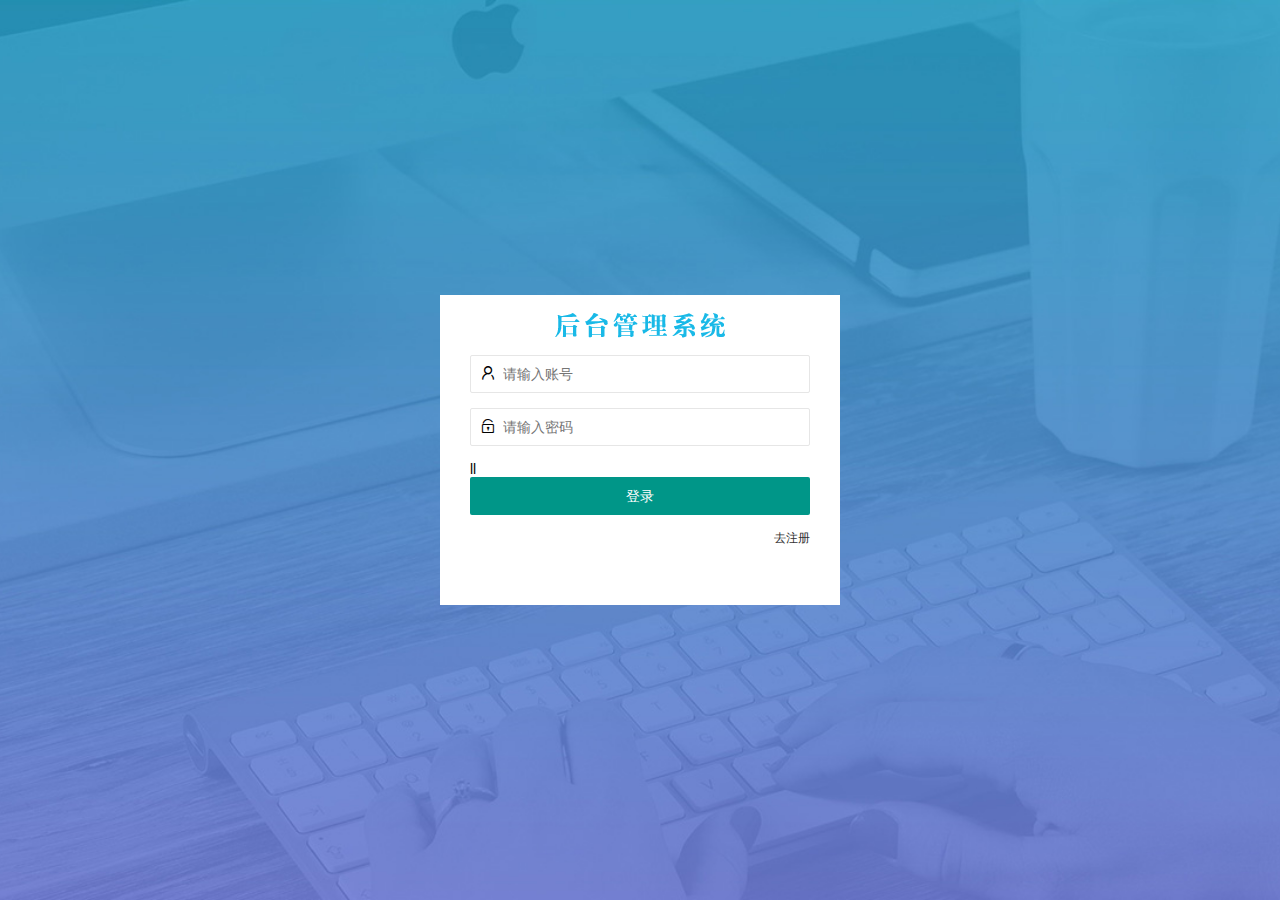
<file: index.html>
<!DOCTYPE html>
<html>

<head>
    <meta charset="utf-8">
    <meta name="viewport" content="width=device-width, initial-scale=1, maximum-scale=1">
    <title>layout 管理系统大布局 - Layui</title>
    <link rel="stylesheet" href="./assets/lib/layui/css/layui.css">
    <link rel="stylesheet" href="./assets/fonts/iconfont.css">
    <link rel="stylesheet" href="./assets/css/index.css">
    <script src="./assets/lib/jquery.js"></script>
    <script src="./assets/js/baseAPI.js"></script>
    <script src="./assets/js/index.js"></script>
</head>

<body>
    <div class="layui-layout layui-layout-admin">
        <div class="layui-header">
            <div class="layui-logo layui-hide-xs layui-bg-black">后台管理系统</div>
            <!-- 头部区域（可配合layui 已有的水平导航） -->
            <ul class="layui-nav layui-layout-left">
                <!-- 移动端显示 -->
                <li class="layui-nav-item layui-show-xs-inline-block layui-hide-sm" lay-header-event="menuLeft">
                    <i class="layui-icon layui-icon-spread-left"></i>
                </li>


            </ul>
            <ul class="layui-nav layui-layout-right">
                <li class="layui-nav-item layui-hide layui-show-md-inline-block">
                    <a href="javascript:;" class="userinfo">
                        <img src="http://t.cn/RCzsdCq" class="layui-nav-img" />
                        <span class="text-avatar">A</span> 个人中心
                    </a>
                    <dl class="layui-nav-child">
                        <dd><a href="javascript:;">个人信息</a></dd>
                        <dd><a href="javascript:;">设置</a></dd>
                        <dd><a href="javascript:;" id="btnExit">退出</a></dd>
                    </dl>
                </li>
                <li class="layui-nav-item" lay-header-event="menuRight" lay-unselect>
                    <a href="javascript:;">
                        <i class="layui-icon layui-icon-more-vertical"></i>
                    </a>
                </li>
            </ul>
        </div>

        <div class="layui-side layui-bg-black">
            <div class="layui-side-scroll">
                <div class="userinfo">
                    <img src="http://t.cn/RCzsdCq" class="layui-nav-img" />
                    <span class="text-avatar">A</span>
                    <span id="welcome">欢迎 ***</span>
                </div>

                <!-- 左侧导航区域（可配合layui已有的垂直导航） -->
                <ul class="layui-nav layui-nav-tree" lay-shrink="all">

                    <li class="layui-nav-item layui-this">
                        <a class="" href="./home/dashboard.html" target="content"><i class="iconfont icon-home"></i>首页</a>
                    </li>

                    <li class="layui-nav-item  layui-nav-itemed">

                        <a class="" href="javascript:;"> <i class="iconfont icon-16"></i>文章管理</a>
                        <dl class="layui-nav-child">
                            <dd><a href="javascript:;">文章类别</a></dd>
                            <dd><a href="javascript:;">文章列表</a></dd>
                            <dd><a href="javascript:;">发布文章</a></dd>
                        </dl>
                    </li>
                    <li class="layui-nav-item">
                        <a href="javascript:;"> <i class="iconfont icon-pinglun"></i>个人中心</a>
                        <dl class="layui-nav-child">
                            <dd><a href="./user/user_info.html" target="content">基本资料</a></dd>
                            <dd><a href="./user/user_pic.html" target="content">更换头像</a></dd>
                            <dd><a href="./user/user_setpwd.html" target="content">重置密码</a></dd>
                        </dl>
                    </li>
                </ul>
            </div>
        </div>

        <div class="layui-body">
            <!-- 内容主体区域 -->
            <iframe src="./home/dashboard.html" name="content"></iframe>
        </div>

        <div class="layui-footer">
            <!-- 底部固定区域 -->
            德源教育
        </div>
    </div>

    <div id="exitDialog">


    </div>
    <script src="./assets/lib/layui/layui.js"></script>
    <script>
        //JS 
        layui.use(['element', 'layer', 'util'], function() {
            var element = layui.element,
                layer = layui.layer,
                util = layui.util,
                $ = layui.$;

            //头部事件
            util.event('lay-header-event', {
                //左侧菜单事件
                menuLeft: function(othis) {
                    layer.msg('展开左侧菜单的操作', {
                        icon: 0
                    });
                },
                menuRight: function() {
                    layer.open({
                        type: 1,
                        content: '<div style="padding: 15px;">处理右侧面板的操作</div>',
                        area: ['260px', '100%'],
                        offset: 'rt' //右上角
                            ,
                        anim: 5,
                        shadeClose: true
                    });
                }
            });

        });
    </script>
</body>

</html>
</file>
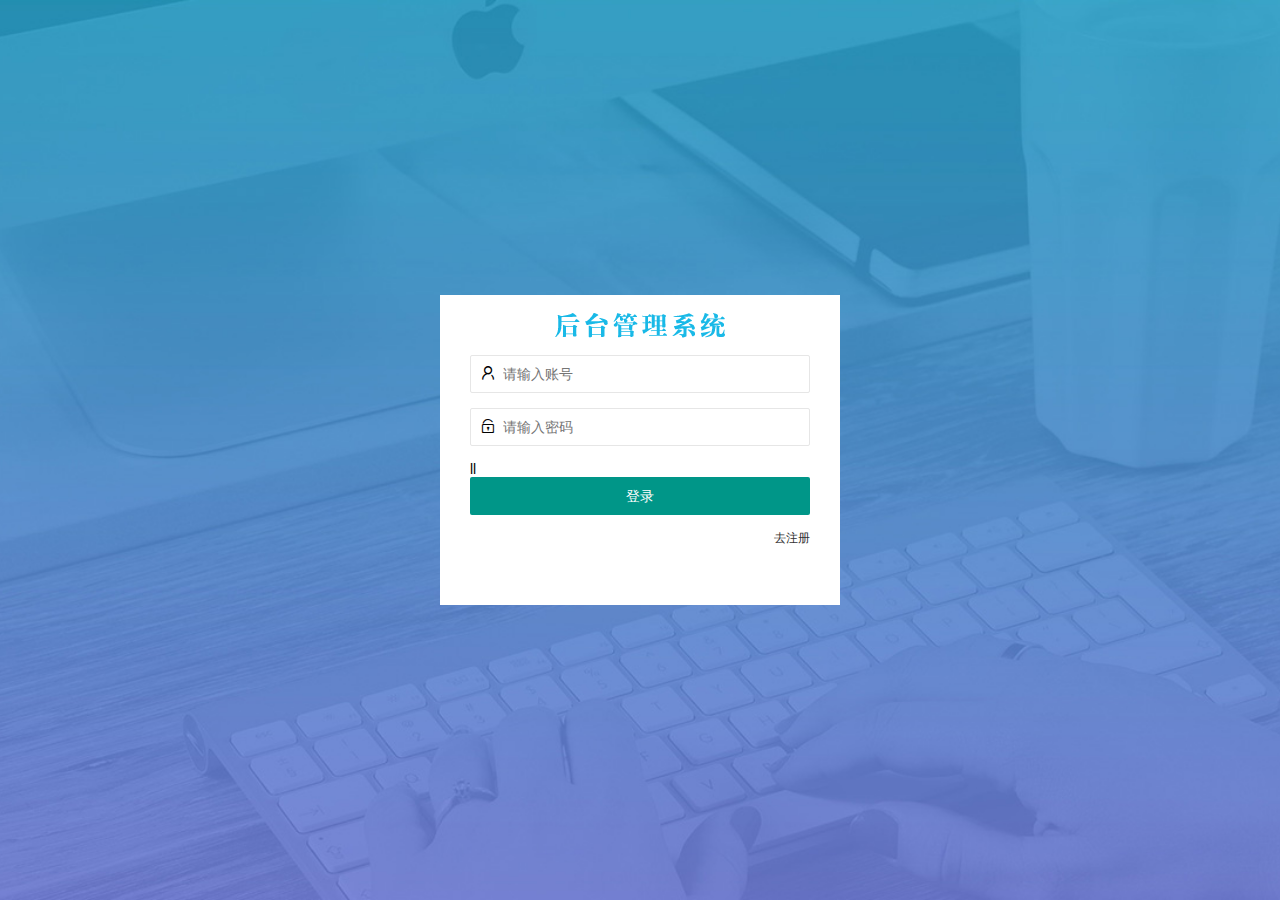
<file: login.html>
<!DOCTYPE html>
<html lang="en">

<head>
    <meta charset="UTF-8">
    <meta name="viewport" content="width=device-width, initial-scale=1.0">
    <meta http-equiv="X-UA-Compatible" content="ie=edge">
    <title>Document</title>
    <!-- 导入 LayUI 的样式 -->
    <link rel="stylesheet" href="/assets/lib/layui/css/layui.css" />
    <script src="/assets/lib/layui/layui.all.js"></script>
    <!-- 导入自己的样式表 -->
    <link rel="stylesheet" href="/assets/css/login.css" />
    <script src="/assets/lib/jquery.js"></script>
    <script src="/assets/js/baseAPI.js"></script>
    <script src="/assets/js/login.js"></script>
</head>

<body>
    <!-- 登录注册区域 -->
    <div class="loginAndRegBox">
        <div class="title-box"></div>

        <!-- 登录的div -->
        <div class="login-box">
            <form class="layui-form" action="" id="loginForm">
                <div class="layui-form-item">
                    <i class="layui-icon layui-icon-username"></i>
                    <input type="text" id="l_username" required lay-verify="required|username" placeholder="请输入账号" autocomplete="off" class="layui-input">
                </div>
                <div class="layui-form-item">
                    <i class="layui-icon layui-icon-password"></i>
                    <input type="password" id="l_password" required lay-verify="required|pass" placeholder="请输入密码" autocomplete="off" class="layui-input">
                </div>
ll
                <div class="layui-form-item center">
                    <button class="layui-btn layui-btn-fluid" lay-submit id="btn-login">登录</button>
                </div>
                <div class="layui-form-item links">
                    <a href="javascript:;">去注册</a>
                </div>
            </form>
        </div>
        <!-- 注册的div -->
        <div class="reg-box">
            <form class="layui-form" action="" id="regForm">
                <div class="layui-form-item">
                    <i class="layui-icon layui-icon-username"></i>
                    <input type="text" id="r_username" required lay-verify="required|username" placeholder="请输入账号" autocomplete="off" class="layui-input">
                </div>
                <div class="layui-form-item">
                    <i class="layui-icon layui-icon-password"></i>
                    <input type="password" id="r_password" required lay-verify="required|pass" placeholder="请输入密码" autocomplete="off" class="layui-input">
                </div>
                <div class="layui-form-item">
                    <i class="layui-icon layui-icon-password"></i>
                    <input type="password" id="r_repassword" required lay-verify="required|repwd" placeholder="请再次输入密码" autocomplete="off" class="layui-input">
                </div>
                <div class="layui-form-item center">

                    <button class="layui-btn layui-btn-fluid" lay-submit id="btn-regist">注册</button>
                </div>
                <div class="layui-form-item links">
                    <a href="javascript:;">去登录</a>
                </div>
            </form>

        </div>
    </div>
</body>

</html>
</file>
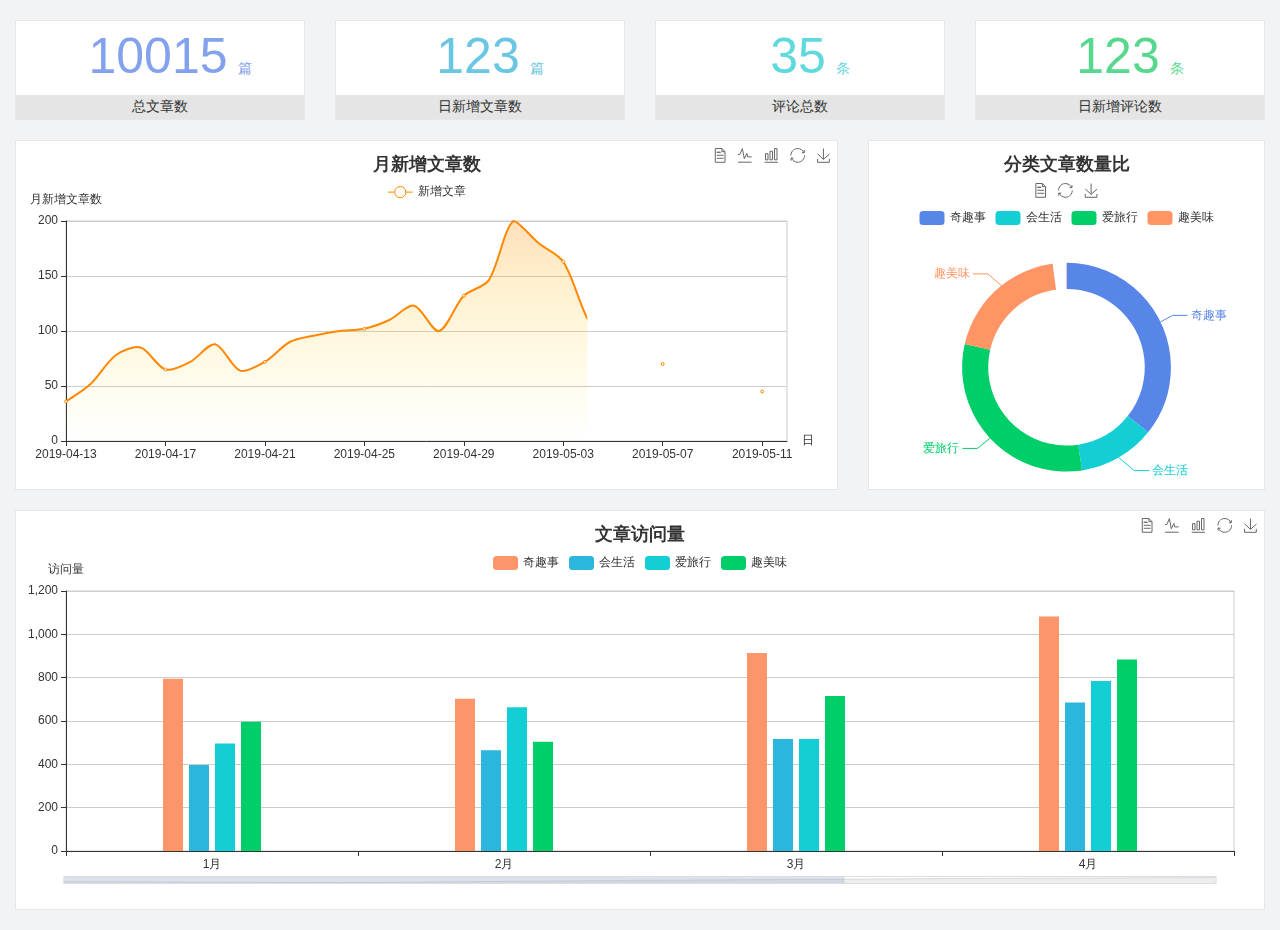
<file: home/dashboard.html>
<!DOCTYPE html>
<html lang="en">

<head>
  <meta charset="UTF-8">
  <meta name="viewport" content="width=device-width, initial-scale=1.0">
  <meta http-equiv="X-UA-Compatible" content="ie=edge">
  <title>图表统计</title>
  <link rel="stylesheet" href="../assets/lib/bootstrap.css" />
  <link rel="stylesheet" href="../assets/lib/main.css" />
  <script src="../assets/lib/jquery.js"></script>
  <script type="text/javascript" src="../assets/lib/echarts.min.js"></script>
</head>

<body>
  <div class="container-fluid">
    <div class="row spannel_list">
      <div class="col-sm-3 col-xs-6">
        <div class="spannel">
          <em>10015</em><span>篇</span>
          <b>总文章数</b>
        </div>
      </div>
      <div class="col-sm-3 col-xs-6">
        <div class="spannel scolor01">
          <em>123</em><span>篇</span>
          <b>日新增文章数</b>
        </div>
      </div>
      <div class="col-sm-3 col-xs-6">
        <div class="spannel scolor02">
          <em>35</em><span>条</span>
          <b>评论总数</b>
        </div>
      </div>
      <div class="col-sm-3 col-xs-6">
        <div class="spannel scolor03">
          <em>123</em><span>条</span>
          <b>日新增评论数</b>
        </div>
      </div>
    </div>
  </div>

  <div class="container-fluid">
    <div class="row curve-pie">
      <div class="col-lg-8 col-md-8">
        <div class="gragh_pannel" id="curve_show"></div>
      </div>
      <div class="col-lg-4 col-md-4">
        <div class="gragh_pannel" id="pie_show"></div>
      </div>
    </div>
  </div>

  <div class="container-fluid">
    <div class="column_pannel" id="column_show"></div>
  </div>

  <script>
    var oChart = echarts.init(document.getElementById('curve_show'));
    var aList_all = [
      { 'count': 36, 'date': '2019-04-13' },
      { 'count': 52, 'date': '2019-04-14' },
      { 'count': 78, 'date': '2019-04-15' },
      { 'count': 85, 'date': '2019-04-16' },
      { 'count': 65, 'date': '2019-04-17' },
      { 'count': 72, 'date': '2019-04-18' },
      { 'count': 88, 'date': '2019-04-19' },
      { 'count': 64, 'date': '2019-04-20' },
      { 'count': 72, 'date': '2019-04-21' },
      { 'count': 90, 'date': '2019-04-22' },
      { 'count': 96, 'date': '2019-04-23' },
      { 'count': 100, 'date': '2019-04-24' },
      { 'count': 102, 'date': '2019-04-25' },
      { 'count': 110, 'date': '2019-04-26' },
      { 'count': 123, 'date': '2019-04-27' },
      { 'count': 100, 'date': '2019-04-28' },
      { 'count': 132, 'date': '2019-04-29' },
      { 'count': 146, 'date': '2019-04-30' },
      { 'count': 200, 'date': '2019-05-01' },
      { 'count': 180, 'date': '2019-05-02' },
      { 'count': 163, 'date': '2019-05-03' },
      { 'count': 110, 'date': '2019-05-04' },
      { 'count': 80, 'date': '2019-05-05' },
      { 'count': 82, 'date': '2019-05-06' },
      { 'count': 70, 'date': '2019-05-07' },
      { 'count': 65, 'date': '2019-05-08' },
      { 'count': 54, 'date': '2019-05-09' },
      { 'count': 40, 'date': '2019-05-10' },
      { 'count': 45, 'date': '2019-05-11' },
      { 'count': 38, 'date': '2019-05-12' },
    ];

    let aCount = [];
    let aDate = [];

    for (var i = 0; i < aList_all.length; i++) {
      aCount.push(aList_all[i].count);
      aDate.push(aList_all[i].date);
    }

    var chartopt = {
      title: {
        text: '月新增文章数',
        left: 'center',
        top: '10'
      },
      tooltip: {
        trigger: 'axis'
      },
      legend: {
        data: ['新增文章'],
        top: '40'
      },
      toolbox: {
        show: true,
        feature: {
          mark: { show: true },
          dataView: { show: true, readOnly: false },
          magicType: { show: true, type: ['line', 'bar'] },
          restore: { show: true },
          saveAsImage: { show: true }
        }
      },
      calculable: true,
      xAxis: [
        {
          name: '日',
          type: 'category',
          boundaryGap: false,
          data: aDate
        }
      ],
      yAxis: [
        {
          name: '月新增文章数',
          type: 'value'
        }
      ],
      series: [
        {
          name: '新增文章',
          type: 'line',
          smooth: true,
          itemStyle: { normal: { areaStyle: { type: 'default' }, color: '#f80' }, lineStyle: { color: '#f80' } },
          data: aCount
        }],
      areaStyle: {
        normal: {
          color: new echarts.graphic.LinearGradient(0, 0, 0, 1, [{
            offset: 0,
            color: 'rgba(255,136,0,0.39)'
          }, {
            offset: .34,
            color: 'rgba(255,180,0,0.25)'
          }, {
            offset: 1,
            color: 'rgba(255,222,0,0.00)'
          }])

        }
      },
      grid: {
        show: true,
        x: 50,
        x2: 50,
        y: 80,
        height: 220
      }
    };

    oChart.setOption(chartopt);


    var oPie = echarts.init(document.getElementById('pie_show'));
    var oPieopt =
    {
      title: {
        top: 10,
        text: '分类文章数量比',
        x: 'center'
      },
      tooltip: {
        trigger: 'item',
        formatter: "{a} <br/>{b} : {c} ({d}%)"
      },
      color: ['#5885e8', '#13cfd5', '#00ce68', '#ff9565'],
      legend: {
        x: 'center',
        top: 65,
        data: ['奇趣事', '会生活', '爱旅行', '趣美味']
      },
      toolbox: {
        show: true,
        x: 'center',
        top: 35,
        feature: {
          mark: { show: true },
          dataView: { show: true, readOnly: false },
          magicType: {
            show: true,
            type: ['pie', 'funnel'],
            option: {
              funnel: {
                x: '25%',
                width: '50%',
                funnelAlign: 'left',
                max: 1548
              }
            }
          },
          restore: { show: true },
          saveAsImage: { show: true }
        }
      },
      calculable: true,
      series: [
        {
          name: '访问来源',
          type: 'pie',
          radius: ['45%', '60%'],
          center: ['50%', '65%'],
          data: [
            { value: 300, name: '奇趣事' },
            { value: 100, name: '会生活' },
            { value: 260, name: '爱旅行' },
            { value: 180, name: '趣美味' }
          ]
        }
      ]
    };
    oPie.setOption(oPieopt);



    var oColumn = this.echarts.init(document.getElementById('column_show'));
    var oColumnopt =
    {
      title: {
        text: '文章访问量',
        left: 'center',
        top: '10'
      },
      tooltip: {
        trigger: 'axis'
      },
      legend: {
        data: ['奇趣事', '会生活', '爱旅行', '趣美味'],
        top: '40'
      },
      toolbox: {
        show: true,
        feature: {
          mark: { show: true },
          dataView: { show: true, readOnly: false },
          magicType: { show: true, type: ['line', 'bar'] },
          restore: { show: true },
          saveAsImage: { show: true }
        }
      },
      calculable: true,
      xAxis: [
        {
          type: 'category',
          data: ['1月', '2月', '3月', '4月', '5月']
        }
      ],
      yAxis: [
        {
          name: '访问量',
          type: 'value'
        }
      ],
      series: [
        {
          name: '奇趣事',
          type: 'bar',
          barWidth: 20,
          itemStyle: {
            normal: { areaStyle: { type: 'default' }, color: '#fd956a' }
          },
          data: [800, 708, 920, 1090, 1200]
        },
        {
          name: '会生活',
          type: 'bar',
          barWidth: 20,
          itemStyle: {
            normal: { areaStyle: { type: 'default' }, color: '#2bb6db' }
          },
          data: [400, 468, 520, 690, 800]
        },
        {
          name: '爱旅行',
          type: 'bar',
          barWidth: 20,
          itemStyle: {
            normal: { areaStyle: { type: 'default' }, color: '#13cfd5' }
          },
          data: [500, 668, 520, 790, 900]
        },
        {
          name: '趣美味',
          type: 'bar',
          barWidth: 20,
          itemStyle: {
            normal: { areaStyle: { type: 'default' }, color: '#00ce68' }
          },
          data: [600, 508, 720, 890, 1000]
        }
      ],
      grid: {
        show: true,
        x: 50,
        x2: 30,
        y: 80,
        height: 260
      },
      dataZoom: [//给x轴设置滚动条
        {
          start: 0,//默认为0
          end: 100 - 1000 / 31,//默认为100
          type: 'slider',
          show: true,
          xAxisIndex: [0],
          handleSize: 0,//滑动条的 左右2个滑动条的大小
          height: 8,//组件高度
          left: 45, //左边的距离
          right: 50,//右边的距离
          bottom: 26,//右边的距离
          handleColor: '#ddd',//h滑动图标的颜色
          handleStyle: {
            borderColor: "#cacaca",
            borderWidth: "1",
            shadowBlur: 2,
            background: "#ddd",
            shadowColor: "#ddd",
          }
        }]
    };
    oColumn.setOption(oColumnopt);
  </script>
</body>

</html>
</file>
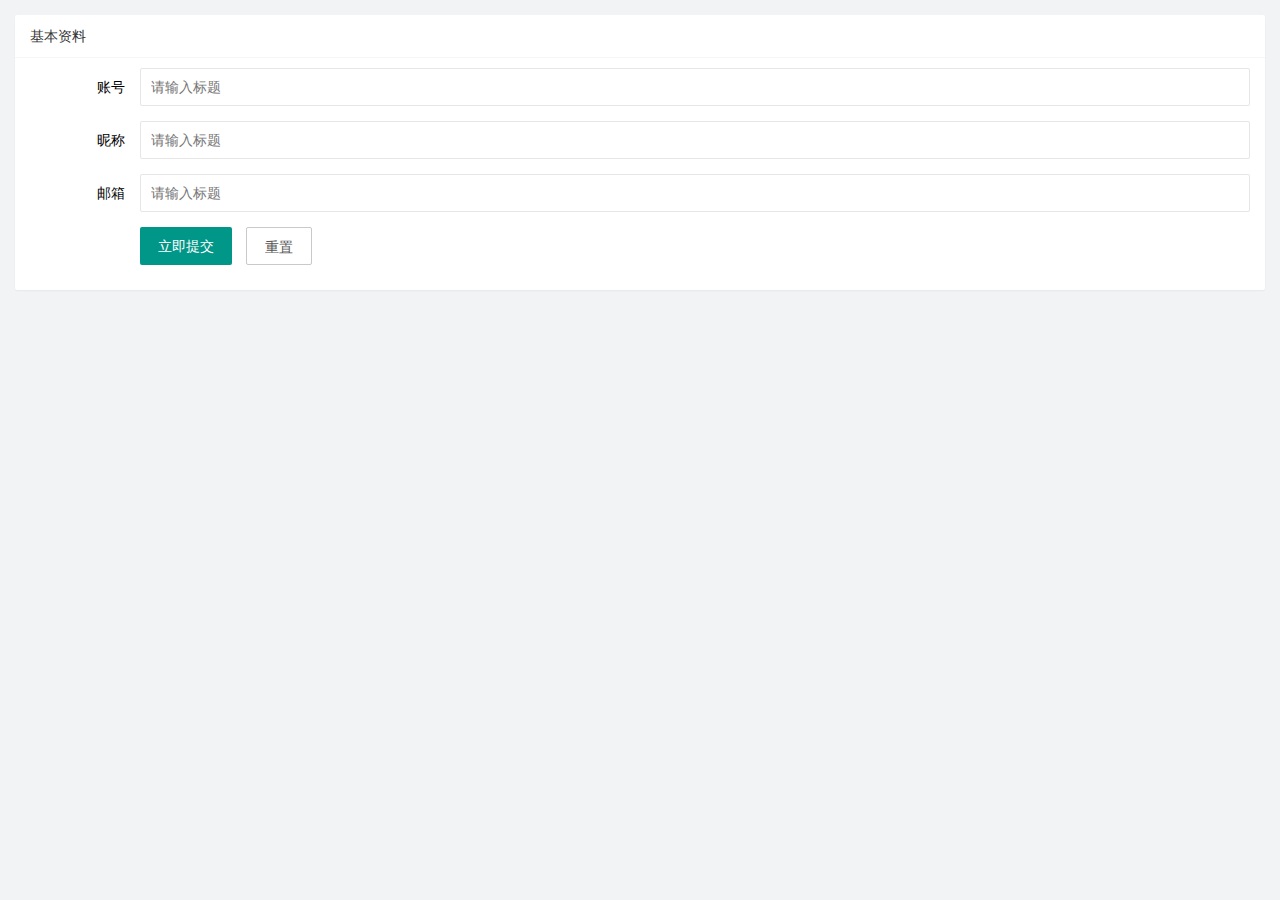
<file: user/user_info.html>
<!DOCTYPE html>
<html lang="en">

<head>
    <meta charset="UTF-8">
    <meta name="viewport" content="width=device-width, initial-scale=1.0">
    <meta http-equiv="X-UA-Compatible" content="ie=edge">
    <title>Document</title>
    <link rel="stylesheet" href="../assets/lib/layui/css/layui.css">
    <link rel="stylesheet" href="../assets/css/user/user_info.css" />
</head>

<body>
    <div class="layui-card">
        <div class="layui-card-header">基本资料</div>
        <div class="layui-card-body">
            <form class="layui-form" action="" lay-filter="user_info">
                <div class="layui-form-item">
                    <label class="layui-form-label">账号</label>
                    <div class="layui-input-block">
                        <input type="text" name="username" disabled required lay-verify="required" placeholder="请输入标题" autocomplete="off" class="layui-input">
                    </div>
                </div>
                <div class="layui-form-item">
                    <label class="layui-form-label">昵称</label>
                    <div class="layui-input-block">
                        <input type="text" name="nickname" required lay-verify="required|nickname" placeholder="请输入标题" autocomplete="off" class="layui-input">
                    </div>
                </div>
                <div class="layui-form-item">
                    <label class="layui-form-label">邮箱</label>
                    <div class="layui-input-block">
                        <input type="text" name="email" required lay-verify="required" placeholder="请输入标题" autocomplete="off" class="layui-input">
                    </div>
                </div>
                <div class="layui-form-item">
                    <div class="layui-input-block">
                        <button class="layui-btn" lay-submit lay-filter="formDemo">立即提交</button>
                        <button type="reset" class="layui-btn layui-btn-primary" id="reset">重置</button>
                    </div>
                </div>
            </form>
        </div>
    </div>
</body>

</html>
<script src="/assets/lib/layui/layui.all.js"></script>
<script src="/assets/lib/jquery.js"></script>
<script src="/assets/js/baseAPI.js"></script>
<script src="/assets/js/user/user_info.js"></script>
</file>
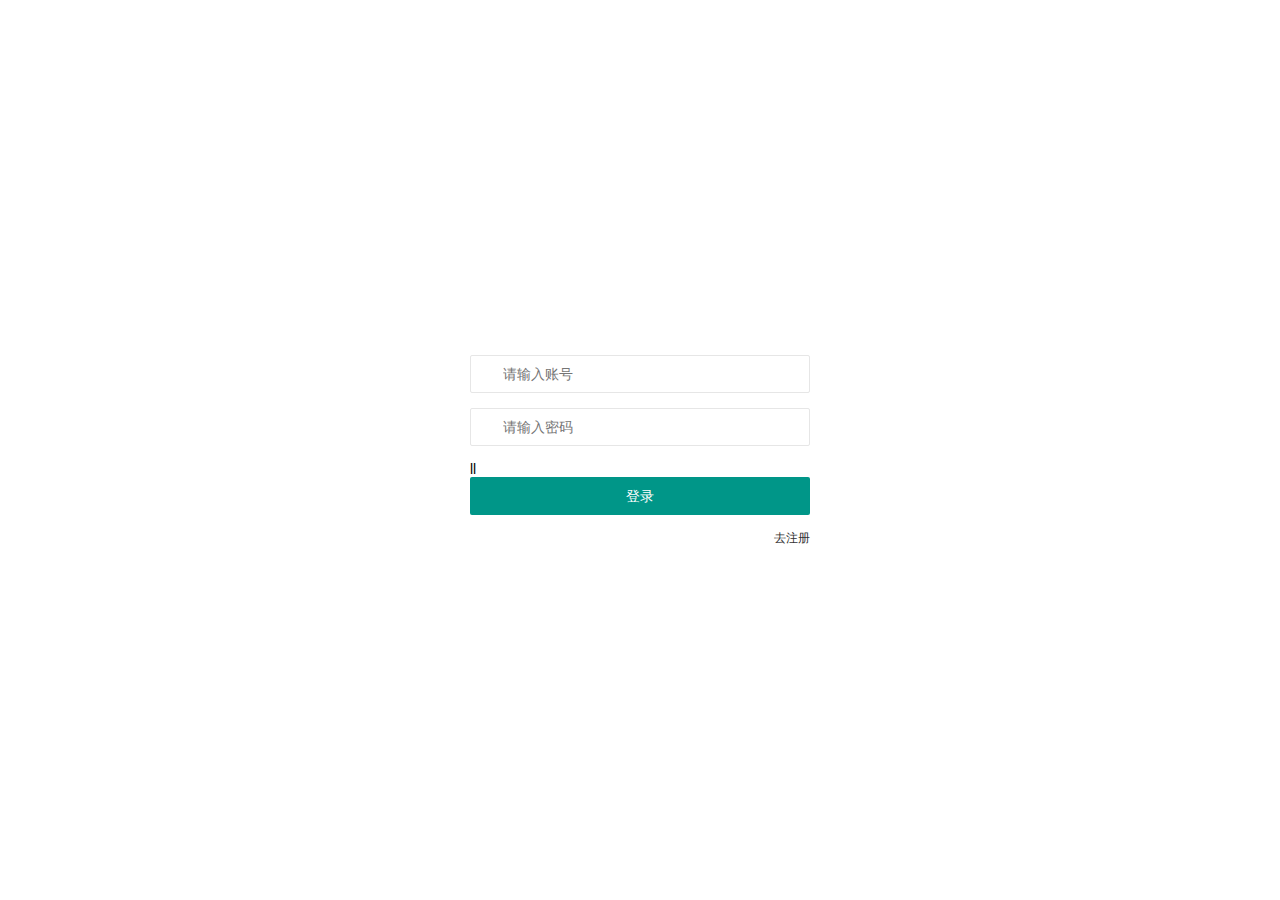
<file: user/user_pic.html>
<!DOCTYPE html>
<html lang="en">

<head>
    <meta charset="UTF-8">
    <meta name="viewport" content="width=device-width, initial-scale=1.0">
    <meta http-equiv="X-UA-Compatible" content="ie=edge">
    <title>Document</title>
    <link rel="stylesheet" href="../assets/lib/layui/css/layui.css">
    <link rel="stylesheet" href="../assets/lib/cropper/cropper.css">
    <link rel="stylesheet" href="../assets/css/user/user_pic.css">
</head>

<body>
    <div class="layui-card">
        <div class="layui-card-header">更换头像</div>
        <div class="layui-card-body">
                <input type="file" id="file" style="display: none" accept="image/gif,image/jpeg,image/png">
            <!-- 第一行的图片裁剪和预览区域 -->
            <div class="row1">
                <!-- 图片裁剪区域 -->
                <div class="cropper-box">
                    <!-- 这个 img 标签很重要，将来会把它初始化为裁剪区域 -->
                    <img id="image" src="/assets/images/sample.jpg" />
                </div>
                <!-- 图片的预览区域 -->
                <div class="preview-box">
                    <div>
                        <!-- 宽高为 100px 的预览区域 -->
                        <div class="img-preview w100"></div>
                        <p class="size">100 x 100</p>
                    </div>
                    <div>
                        <!-- 宽高为 50px 的预览区域 -->
                        <div class="img-preview w50"></div>
                        <p class="size">50 x 50</p>
                    </div>
                </div>
            </div>

            <!-- 第二行的按钮区域 -->
            <div class="row2">
                <button type="button" class="layui-btn" id="checkPic">上传</button>
                <button type="button" id="uploadPic" class="layui-btn layui-btn-danger">确定</button>
            </div>

            <img src="[data-uri]"
            />
        </div>
    </div>
</body>

</html>
<script src="/assets/lib/jquery.js"></script>
<script src="/assets/lib/cropper/Cropper.js"></script>
<script src="/assets/lib/cropper/jquery-cropper.js"></script>
<script src="/assets/js/user/user_pic.js"></script>
<script src="/assets/js/baseAPI.js"></script>
<script src="/assets/js/index.js"></script>
</file>
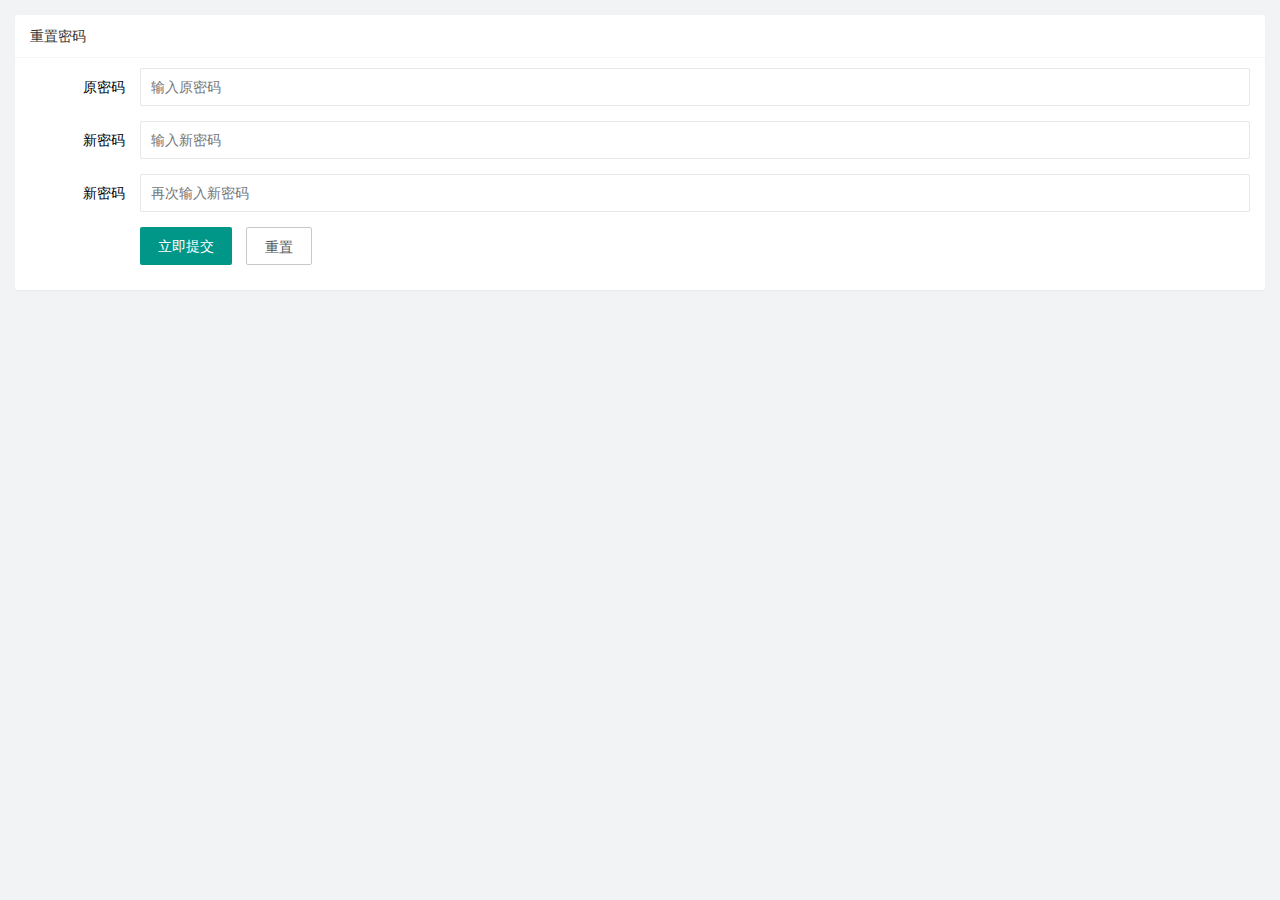
<file: user/user_setpwd.html>
<!DOCTYPE html>
<html lang="en">

<head>
    <meta charset="UTF-8">
    <meta name="viewport" content="width=device-width, initial-scale=1.0">
    <meta http-equiv="X-UA-Compatible" content="ie=edge">
    <title>Document</title>
    <link rel="stylesheet" href="../assets/lib/layui/css/layui.css">
    <link rel="stylesheet" href="../assets/css/user/user_setpwd.css" />
</head>

<body>
    <div class="layui-card">
        <div class="layui-card-header">重置密码</div>
        <div class="layui-card-body">
            <form class="layui-form" action="">
                <div class="layui-form-item">
                    <label class="layui-form-label">原密码</label>
                    <div class="layui-input-block">
                        <input type="password" name="oldPwd" required lay-verify="required" placeholder="输入原密码" autocomplete="off" class="layui-input">
                    </div>
                </div>
                <div class="layui-form-item">
                    <label class="layui-form-label">新密码</label>
                    <div class="layui-input-block">
                        <input type="password" name="newPwd" required lay-verify="required|samepwd" placeholder="输入新密码" autocomplete="off" class="layui-input">
                    </div>
                </div>
                <div class="layui-form-item">
                    <label class="layui-form-label">新密码</label>
                    <div class="layui-input-block">
                        <input type="password" name="renewPwd" required lay-verify="required|repwd" placeholder="再次输入新密码" autocomplete="off" class="layui-input">
                    </div>
                </div>
                <div class="layui-form-item">
                    <div class="layui-input-block">
                        <button class="layui-btn" lay-submit lay-filter="formDemo">立即提交</button>
                        <button type="reset" class="layui-btn layui-btn-primary">重置</button>
                    </div>
                </div>
            </form>
        </div>
    </div>
</body>

</html>
<script src="/assets/lib/layui/layui.all.js"></script>
<script src="/assets/lib/jquery.js"></script>
<script src="/assets/js/baseAPI.js"></script>
<script src="/assets/js/user/user_setpwd.js"></script>
</file>
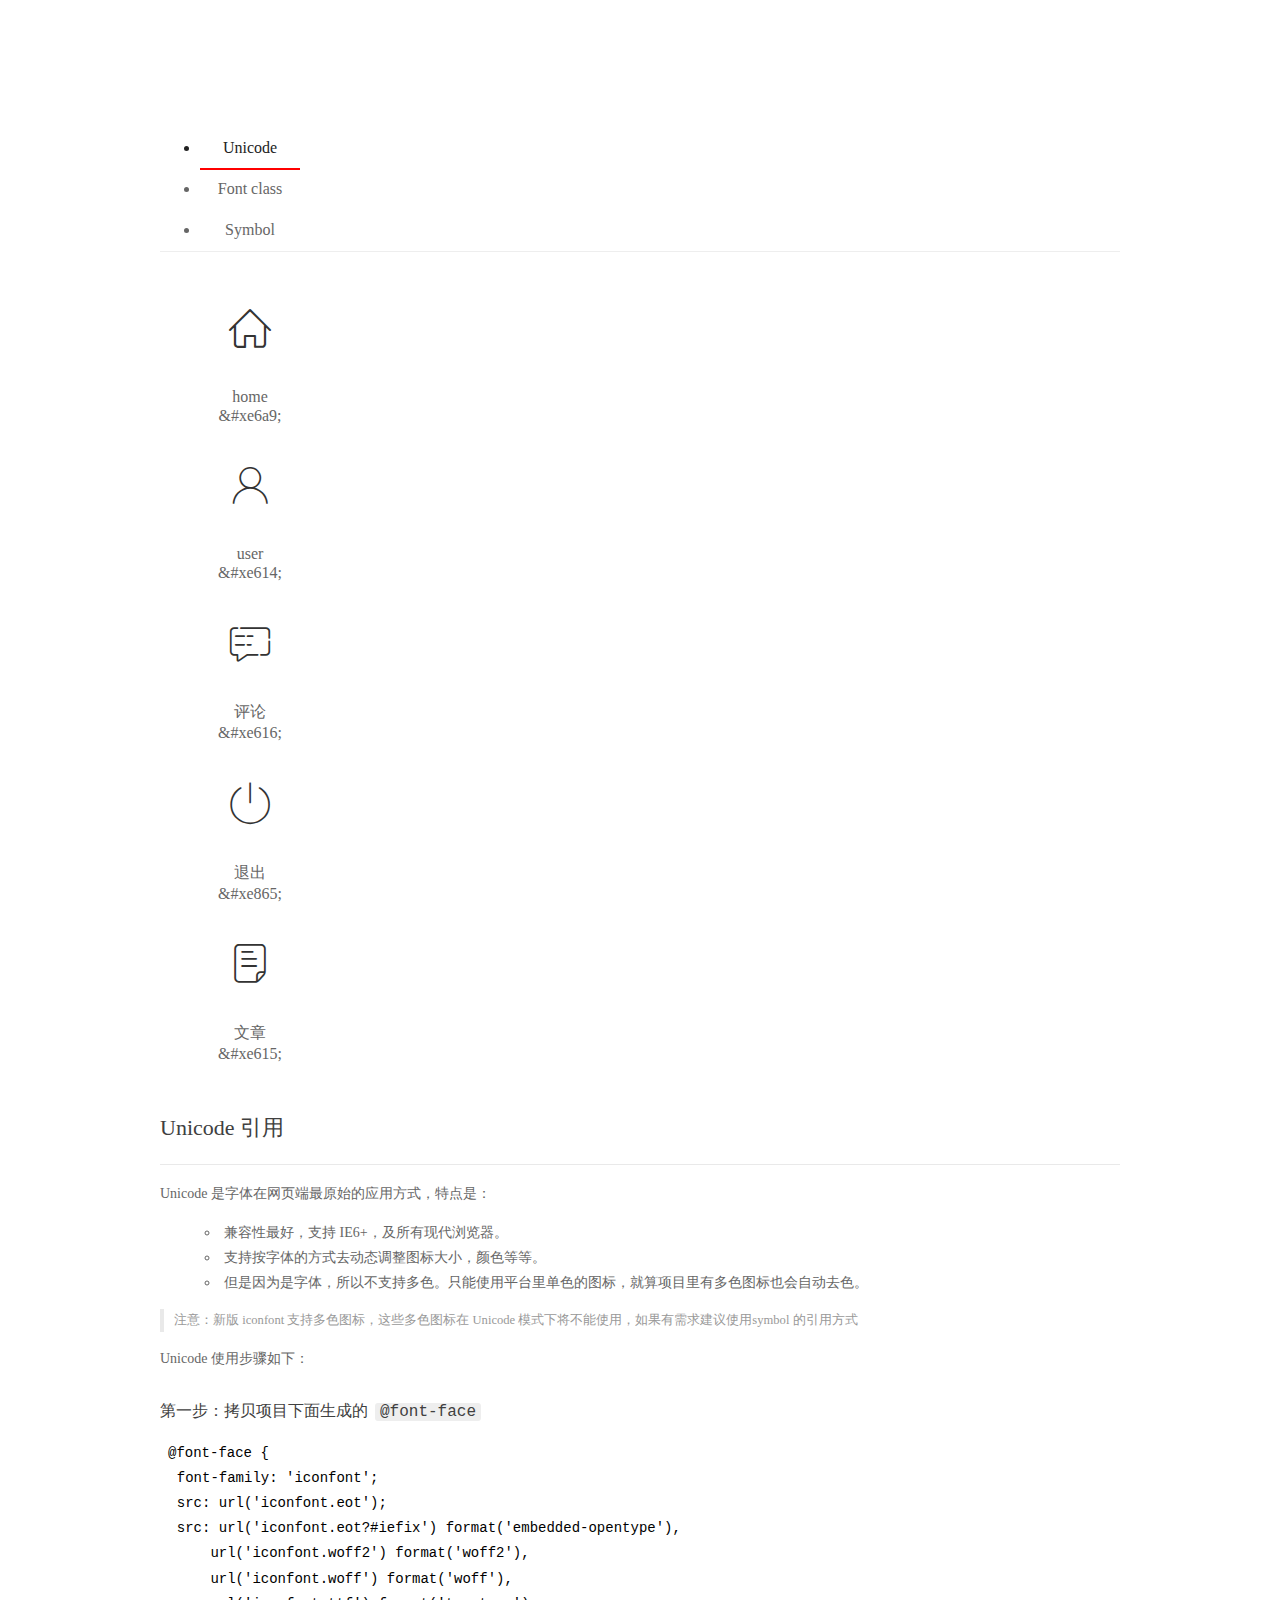
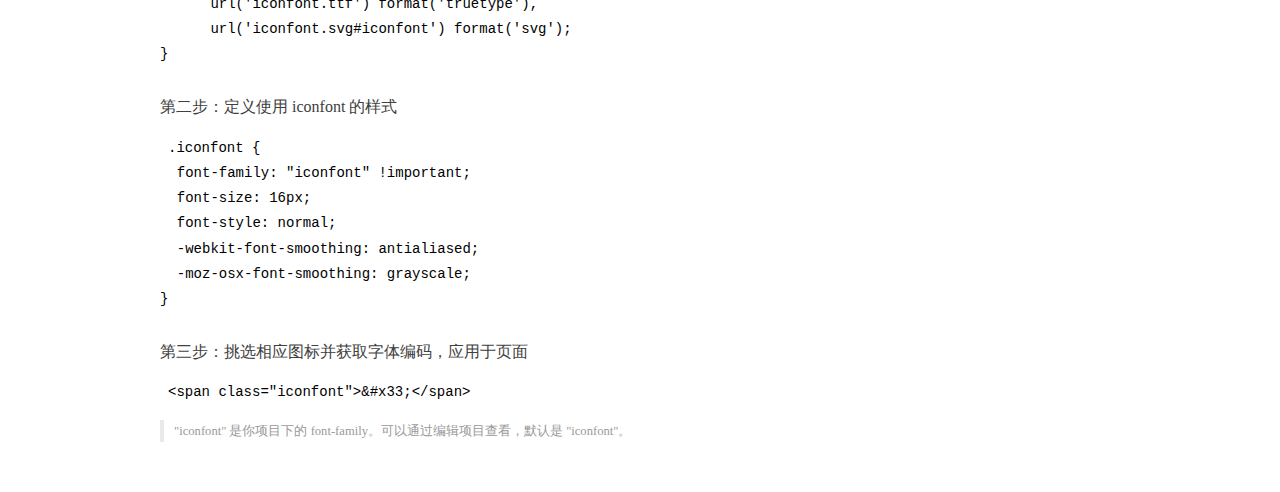
<file: assets/fonts/demo_index.html>
<!DOCTYPE html>
<html>
<head>
  <meta charset="utf-8"/>
  <title>IconFont Demo</title>
  <link rel="shortcut icon" href="https://gtms04.alicdn.com/tps/i4/TB1_oz6GVXXXXaFXpXXJDFnIXXX-64-64.ico" type="image/x-icon"/>
  <link rel="stylesheet" href="https://g.alicdn.com/thx/cube/1.3.2/cube.min.css">
  <link rel="stylesheet" href="demo.css">
  <link rel="stylesheet" href="iconfont.css">
  <script src="iconfont.js"></script>
  <!-- jQuery -->
  <script src="https://a1.alicdn.com/oss/uploads/2018/12/26/7bfddb60-08e8-11e9-9b04-53e73bb6408b.js"></script>
  <!-- 代码高亮 -->
  <script src="https://a1.alicdn.com/oss/uploads/2018/12/26/a3f714d0-08e6-11e9-8a15-ebf944d7534c.js"></script>
</head>
<body>
  <div class="main">
    <h1 class="logo"><a href="https://www.iconfont.cn/" title="iconfont 首页" target="_blank">&#xe86b;</a></h1>
    <div class="nav-tabs">
      <ul id="tabs" class="dib-box">
        <li class="dib active"><span>Unicode</span></li>
        <li class="dib"><span>Font class</span></li>
        <li class="dib"><span>Symbol</span></li>
      </ul>
      
    </div>
    <div class="tab-container">
      <div class="content unicode" style="display: block;">
          <ul class="icon_lists dib-box">
          
            <li class="dib">
              <span class="icon iconfont">&#xe6a9;</span>
                <div class="name">home</div>
                <div class="code-name">&amp;#xe6a9;</div>
              </li>
          
            <li class="dib">
              <span class="icon iconfont">&#xe614;</span>
                <div class="name">user</div>
                <div class="code-name">&amp;#xe614;</div>
              </li>
          
            <li class="dib">
              <span class="icon iconfont">&#xe616;</span>
                <div class="name">评论</div>
                <div class="code-name">&amp;#xe616;</div>
              </li>
          
            <li class="dib">
              <span class="icon iconfont">&#xe865;</span>
                <div class="name">退出</div>
                <div class="code-name">&amp;#xe865;</div>
              </li>
          
            <li class="dib">
              <span class="icon iconfont">&#xe615;</span>
                <div class="name">文章</div>
                <div class="code-name">&amp;#xe615;</div>
              </li>
          
          </ul>
          <div class="article markdown">
          <h2 id="unicode-">Unicode 引用</h2>
          <hr>

          <p>Unicode 是字体在网页端最原始的应用方式，特点是：</p>
          <ul>
            <li>兼容性最好，支持 IE6+，及所有现代浏览器。</li>
            <li>支持按字体的方式去动态调整图标大小，颜色等等。</li>
            <li>但是因为是字体，所以不支持多色。只能使用平台里单色的图标，就算项目里有多色图标也会自动去色。</li>
          </ul>
          <blockquote>
            <p>注意：新版 iconfont 支持多色图标，这些多色图标在 Unicode 模式下将不能使用，如果有需求建议使用symbol 的引用方式</p>
          </blockquote>
          <p>Unicode 使用步骤如下：</p>
          <h3 id="-font-face">第一步：拷贝项目下面生成的 <code>@font-face</code></h3>
<pre><code class="language-css"
>@font-face {
  font-family: 'iconfont';
  src: url('iconfont.eot');
  src: url('iconfont.eot?#iefix') format('embedded-opentype'),
      url('iconfont.woff2') format('woff2'),
      url('iconfont.woff') format('woff'),
      url('iconfont.ttf') format('truetype'),
      url('iconfont.svg#iconfont') format('svg');
}
</code></pre>
          <h3 id="-iconfont-">第二步：定义使用 iconfont 的样式</h3>
<pre><code class="language-css"
>.iconfont {
  font-family: "iconfont" !important;
  font-size: 16px;
  font-style: normal;
  -webkit-font-smoothing: antialiased;
  -moz-osx-font-smoothing: grayscale;
}
</code></pre>
          <h3 id="-">第三步：挑选相应图标并获取字体编码，应用于页面</h3>
<pre>
<code class="language-html"
>&lt;span class="iconfont"&gt;&amp;#x33;&lt;/span&gt;
</code></pre>
          <blockquote>
            <p>"iconfont" 是你项目下的 font-family。可以通过编辑项目查看，默认是 "iconfont"。</p>
          </blockquote>
          </div>
      </div>
      <div class="content font-class">
        <ul class="icon_lists dib-box">
          
          <li class="dib">
            <span class="icon iconfont icon-home"></span>
            <div class="name">
              home
            </div>
            <div class="code-name">.icon-home
            </div>
          </li>
          
          <li class="dib">
            <span class="icon iconfont icon-user"></span>
            <div class="name">
              user
            </div>
            <div class="code-name">.icon-user
            </div>
          </li>
          
          <li class="dib">
            <span class="icon iconfont icon-pinglun"></span>
            <div class="name">
              评论
            </div>
            <div class="code-name">.icon-pinglun
            </div>
          </li>
          
          <li class="dib">
            <span class="icon iconfont icon-tuichu"></span>
            <div class="name">
              退出
            </div>
            <div class="code-name">.icon-tuichu
            </div>
          </li>
          
          <li class="dib">
            <span class="icon iconfont icon-16"></span>
            <div class="name">
              文章
            </div>
            <div class="code-name">.icon-16
            </div>
          </li>
          
        </ul>
        <div class="article markdown">
        <h2 id="font-class-">font-class 引用</h2>
        <hr>

        <p>font-class 是 Unicode 使用方式的一种变种，主要是解决 Unicode 书写不直观，语意不明确的问题。</p>
        <p>与 Unicode 使用方式相比，具有如下特点：</p>
        <ul>
          <li>兼容性良好，支持 IE8+，及所有现代浏览器。</li>
          <li>相比于 Unicode 语意明确，书写更直观。可以很容易分辨这个 icon 是什么。</li>
          <li>因为使用 class 来定义图标，所以当要替换图标时，只需要修改 class 里面的 Unicode 引用。</li>
          <li>不过因为本质上还是使用的字体，所以多色图标还是不支持的。</li>
        </ul>
        <p>使用步骤如下：</p>
        <h3 id="-fontclass-">第一步：引入项目下面生成的 fontclass 代码：</h3>
<pre><code class="language-html">&lt;link rel="stylesheet" href="./iconfont.css"&gt;
</code></pre>
        <h3 id="-">第二步：挑选相应图标并获取类名，应用于页面：</h3>
<pre><code class="language-html">&lt;span class="iconfont icon-xxx"&gt;&lt;/span&gt;
</code></pre>
        <blockquote>
          <p>"
            iconfont" 是你项目下的 font-family。可以通过编辑项目查看，默认是 "iconfont"。</p>
        </blockquote>
      </div>
      </div>
      <div class="content symbol">
          <ul class="icon_lists dib-box">
          
            <li class="dib">
                <svg class="icon svg-icon" aria-hidden="true">
                  <use xlink:href="#icon-home"></use>
                </svg>
                <div class="name">home</div>
                <div class="code-name">#icon-home</div>
            </li>
          
            <li class="dib">
                <svg class="icon svg-icon" aria-hidden="true">
                  <use xlink:href="#icon-user"></use>
                </svg>
                <div class="name">user</div>
                <div class="code-name">#icon-user</div>
            </li>
          
            <li class="dib">
                <svg class="icon svg-icon" aria-hidden="true">
                  <use xlink:href="#icon-pinglun"></use>
                </svg>
                <div class="name">评论</div>
                <div class="code-name">#icon-pinglun</div>
            </li>
          
            <li class="dib">
                <svg class="icon svg-icon" aria-hidden="true">
                  <use xlink:href="#icon-tuichu"></use>
                </svg>
                <div class="name">退出</div>
                <div class="code-name">#icon-tuichu</div>
            </li>
          
            <li class="dib">
                <svg class="icon svg-icon" aria-hidden="true">
                  <use xlink:href="#icon-16"></use>
                </svg>
                <div class="name">文章</div>
                <div class="code-name">#icon-16</div>
            </li>
          
          </ul>
          <div class="article markdown">
          <h2 id="symbol-">Symbol 引用</h2>
          <hr>

          <p>这是一种全新的使用方式，应该说这才是未来的主流，也是平台目前推荐的用法。相关介绍可以参考这篇<a href="">文章</a>
            这种用法其实是做了一个 SVG 的集合，与另外两种相比具有如下特点：</p>
          <ul>
            <li>支持多色图标了，不再受单色限制。</li>
            <li>通过一些技巧，支持像字体那样，通过 <code>font-size</code>, <code>color</code> 来调整样式。</li>
            <li>兼容性较差，支持 IE9+，及现代浏览器。</li>
            <li>浏览器渲染 SVG 的性能一般，还不如 png。</li>
          </ul>
          <p>使用步骤如下：</p>
          <h3 id="-symbol-">第一步：引入项目下面生成的 symbol 代码：</h3>
<pre><code class="language-html">&lt;script src="./iconfont.js"&gt;&lt;/script&gt;
</code></pre>
          <h3 id="-css-">第二步：加入通用 CSS 代码（引入一次就行）：</h3>
<pre><code class="language-html">&lt;style&gt;
.icon {
  width: 1em;
  height: 1em;
  vertical-align: -0.15em;
  fill: currentColor;
  overflow: hidden;
}
&lt;/style&gt;
</code></pre>
          <h3 id="-">第三步：挑选相应图标并获取类名，应用于页面：</h3>
<pre><code class="language-html">&lt;svg class="icon" aria-hidden="true"&gt;
  &lt;use xlink:href="#icon-xxx"&gt;&lt;/use&gt;
&lt;/svg&gt;
</code></pre>
          </div>
      </div>

    </div>
  </div>
  <script>
  $(document).ready(function () {
      $('.tab-container .content:first').show()

      $('#tabs li').click(function (e) {
        var tabContent = $('.tab-container .content')
        var index = $(this).index()

        if ($(this).hasClass('active')) {
          return
        } else {
          $('#tabs li').removeClass('active')
          $(this).addClass('active')

          tabContent.hide().eq(index).fadeIn()
        }
      })
    })
  </script>
</body>
</html>
</file>
<file: assets/lib/layui/css/layui.css>
/** layui-v2.5.5 MIT License By https://www.layui.com */
 .layui-inline,img{display:inline-block;vertical-align:middle}h1,h2,h3,h4,h5,h6{font-weight:400}.layui-edge,.layui-header,.layui-inline,.layui-main{position:relative}.layui-body,.layui-edge,.layui-elip{overflow:hidden}.layui-btn,.layui-edge,.layui-inline,img{vertical-align:middle}.layui-btn,.layui-disabled,.layui-icon,.layui-unselect{-moz-user-select:none;-webkit-user-select:none;-ms-user-select:none}.layui-elip,.layui-form-checkbox span,.layui-form-pane .layui-form-label{text-overflow:ellipsis;white-space:nowrap}.layui-breadcrumb,.layui-tree-btnGroup{visibility:hidden}blockquote,body,button,dd,div,dl,dt,form,h1,h2,h3,h4,h5,h6,input,li,ol,p,pre,td,textarea,th,ul{margin:0;padding:0;-webkit-tap-highlight-color:rgba(0,0,0,0)}a:active,a:hover{outline:0}img{border:none}li{list-style:none}table{border-collapse:collapse;border-spacing:0}h4,h5,h6{font-size:100%}button,input,optgroup,option,select,textarea{font-family:inherit;font-size:inherit;font-style:inherit;font-weight:inherit;outline:0}pre{white-space:pre-wrap;white-space:-moz-pre-wrap;white-space:-pre-wrap;white-space:-o-pre-wrap;word-wrap:break-word}body{line-height:24px;font:14px Helvetica Neue,Helvetica,PingFang SC,Tahoma,Arial,sans-serif}hr{height:1px;margin:10px 0;border:0;clear:both}a{color:#333;text-decoration:none}a:hover{color:#777}a cite{font-style:normal;*cursor:pointer}.layui-border-box,.layui-border-box *{box-sizing:border-box}.layui-box,.layui-box *{box-sizing:content-box}.layui-clear{clear:both;*zoom:1}.layui-clear:after{content:'\20';clear:both;*zoom:1;display:block;height:0}.layui-inline{*display:inline;*zoom:1}.layui-edge{display:inline-block;width:0;height:0;border-width:6px;border-style:dashed;border-color:transparent}.layui-edge-top{top:-4px;border-bottom-color:#999;border-bottom-style:solid}.layui-edge-right{border-left-color:#999;border-left-style:solid}.layui-edge-bottom{top:2px;border-top-color:#999;border-top-style:solid}.layui-edge-left{border-right-color:#999;border-right-style:solid}.layui-disabled,.layui-disabled:hover{color:#d2d2d2!important;cursor:not-allowed!important}.layui-circle{border-radius:100%}.layui-show{display:block!important}.layui-hide{display:none!important}@font-face{font-family:layui-icon;src:url(../font/iconfont.eot?v=250);src:url(../font/iconfont.eot?v=250#iefix) format('embedded-opentype'),url(../font/iconfont.woff2?v=250) format('woff2'),url(../font/iconfont.woff?v=250) format('woff'),url(../font/iconfont.ttf?v=250) format('truetype'),url(../font/iconfont.svg?v=250#layui-icon) format('svg')}.layui-icon{font-family:layui-icon!important;font-size:16px;font-style:normal;-webkit-font-smoothing:antialiased;-moz-osx-font-smoothing:grayscale}.layui-icon-reply-fill:before{content:"\e611"}.layui-icon-set-fill:before{content:"\e614"}.layui-icon-menu-fill:before{content:"\e60f"}.layui-icon-search:before{content:"\e615"}.layui-icon-share:before{content:"\e641"}.layui-icon-set-sm:before{content:"\e620"}.layui-icon-engine:before{content:"\e628"}.layui-icon-close:before{content:"\1006"}.layui-icon-close-fill:before{content:"\1007"}.layui-icon-chart-screen:before{content:"\e629"}.layui-icon-star:before{content:"\e600"}.layui-icon-circle-dot:before{content:"\e617"}.layui-icon-chat:before{content:"\e606"}.layui-icon-release:before{content:"\e609"}.layui-icon-list:before{content:"\e60a"}.layui-icon-chart:before{content:"\e62c"}.layui-icon-ok-circle:before{content:"\1005"}.layui-icon-layim-theme:before{content:"\e61b"}.layui-icon-table:before{content:"\e62d"}.layui-icon-right:before{content:"\e602"}.layui-icon-left:before{content:"\e603"}.layui-icon-cart-simple:before{content:"\e698"}.layui-icon-face-cry:before{content:"\e69c"}.layui-icon-face-smile:before{content:"\e6af"}.layui-icon-survey:before{content:"\e6b2"}.layui-icon-tree:before{content:"\e62e"}.layui-icon-upload-circle:before{content:"\e62f"}.layui-icon-add-circle:before{content:"\e61f"}.layui-icon-download-circle:before{content:"\e601"}.layui-icon-templeate-1:before{content:"\e630"}.layui-icon-util:before{content:"\e631"}.layui-icon-face-surprised:before{content:"\e664"}.layui-icon-edit:before{content:"\e642"}.layui-icon-speaker:before{content:"\e645"}.layui-icon-down:before{content:"\e61a"}.layui-icon-file:before{content:"\e621"}.layui-icon-layouts:before{content:"\e632"}.layui-icon-rate-half:before{content:"\e6c9"}.layui-icon-add-circle-fine:before{content:"\e608"}.layui-icon-prev-circle:before{content:"\e633"}.layui-icon-read:before{content:"\e705"}.layui-icon-404:before{content:"\e61c"}.layui-icon-carousel:before{content:"\e634"}.layui-icon-help:before{content:"\e607"}.layui-icon-code-circle:before{content:"\e635"}.layui-icon-water:before{content:"\e636"}.layui-icon-username:before{content:"\e66f"}.layui-icon-find-fill:before{content:"\e670"}.layui-icon-about:before{content:"\e60b"}.layui-icon-location:before{content:"\e715"}.layui-icon-up:before{content:"\e619"}.layui-icon-pause:before{content:"\e651"}.layui-icon-date:before{content:"\e637"}.layui-icon-layim-uploadfile:before{content:"\e61d"}.layui-icon-delete:before{content:"\e640"}.layui-icon-play:before{content:"\e652"}.layui-icon-top:before{content:"\e604"}.layui-icon-friends:before{content:"\e612"}.layui-icon-refresh-3:before{content:"\e9aa"}.layui-icon-ok:before{content:"\e605"}.layui-icon-layer:before{content:"\e638"}.layui-icon-face-smile-fine:before{content:"\e60c"}.layui-icon-dollar:before{content:"\e659"}.layui-icon-group:before{content:"\e613"}.layui-icon-layim-download:before{content:"\e61e"}.layui-icon-picture-fine:before{content:"\e60d"}.layui-icon-link:before{content:"\e64c"}.layui-icon-diamond:before{content:"\e735"}.layui-icon-log:before{content:"\e60e"}.layui-icon-rate-solid:before{content:"\e67a"}.layui-icon-fonts-del:before{content:"\e64f"}.layui-icon-unlink:before{content:"\e64d"}.layui-icon-fonts-clear:before{content:"\e639"}.layui-icon-triangle-r:before{content:"\e623"}.layui-icon-circle:before{content:"\e63f"}.layui-icon-radio:before{content:"\e643"}.layui-icon-align-center:before{content:"\e647"}.layui-icon-align-right:before{content:"\e648"}.layui-icon-align-left:before{content:"\e649"}.layui-icon-loading-1:before{content:"\e63e"}.layui-icon-return:before{content:"\e65c"}.layui-icon-fonts-strong:before{content:"\e62b"}.layui-icon-upload:before{content:"\e67c"}.layui-icon-dialogue:before{content:"\e63a"}.layui-icon-video:before{content:"\e6ed"}.layui-icon-headset:before{content:"\e6fc"}.layui-icon-cellphone-fine:before{content:"\e63b"}.layui-icon-add-1:before{content:"\e654"}.layui-icon-face-smile-b:before{content:"\e650"}.layui-icon-fonts-html:before{content:"\e64b"}.layui-icon-form:before{content:"\e63c"}.layui-icon-cart:before{content:"\e657"}.layui-icon-camera-fill:before{content:"\e65d"}.layui-icon-tabs:before{content:"\e62a"}.layui-icon-fonts-code:before{content:"\e64e"}.layui-icon-fire:before{content:"\e756"}.layui-icon-set:before{content:"\e716"}.layui-icon-fonts-u:before{content:"\e646"}.layui-icon-triangle-d:before{content:"\e625"}.layui-icon-tips:before{content:"\e702"}.layui-icon-picture:before{content:"\e64a"}.layui-icon-more-vertical:before{content:"\e671"}.layui-icon-flag:before{content:"\e66c"}.layui-icon-loading:before{content:"\e63d"}.layui-icon-fonts-i:before{content:"\e644"}.layui-icon-refresh-1:before{content:"\e666"}.layui-icon-rmb:before{content:"\e65e"}.layui-icon-home:before{content:"\e68e"}.layui-icon-user:before{content:"\e770"}.layui-icon-notice:before{content:"\e667"}.layui-icon-login-weibo:before{content:"\e675"}.layui-icon-voice:before{content:"\e688"}.layui-icon-upload-drag:before{content:"\e681"}.layui-icon-login-qq:before{content:"\e676"}.layui-icon-snowflake:before{content:"\e6b1"}.layui-icon-file-b:before{content:"\e655"}.layui-icon-template:before{content:"\e663"}.layui-icon-auz:before{content:"\e672"}.layui-icon-console:before{content:"\e665"}.layui-icon-app:before{content:"\e653"}.layui-icon-prev:before{content:"\e65a"}.layui-icon-website:before{content:"\e7ae"}.layui-icon-next:before{content:"\e65b"}.layui-icon-component:before{content:"\e857"}.layui-icon-more:before{content:"\e65f"}.layui-icon-login-wechat:before{content:"\e677"}.layui-icon-shrink-right:before{content:"\e668"}.layui-icon-spread-left:before{content:"\e66b"}.layui-icon-camera:before{content:"\e660"}.layui-icon-note:before{content:"\e66e"}.layui-icon-refresh:before{content:"\e669"}.layui-icon-female:before{content:"\e661"}.layui-icon-male:before{content:"\e662"}.layui-icon-password:before{content:"\e673"}.layui-icon-senior:before{content:"\e674"}.layui-icon-theme:before{content:"\e66a"}.layui-icon-tread:before{content:"\e6c5"}.layui-icon-praise:before{content:"\e6c6"}.layui-icon-star-fill:before{content:"\e658"}.layui-icon-rate:before{content:"\e67b"}.layui-icon-template-1:before{content:"\e656"}.layui-icon-vercode:before{content:"\e679"}.layui-icon-cellphone:before{content:"\e678"}.layui-icon-screen-full:before{content:"\e622"}.layui-icon-screen-restore:before{content:"\e758"}.layui-icon-cols:before{content:"\e610"}.layui-icon-export:before{content:"\e67d"}.layui-icon-print:before{content:"\e66d"}.layui-icon-slider:before{content:"\e714"}.layui-icon-addition:before{content:"\e624"}.layui-icon-subtraction:before{content:"\e67e"}.layui-icon-service:before{content:"\e626"}.layui-icon-transfer:before{content:"\e691"}.layui-main{width:1140px;margin:0 auto}.layui-header{z-index:1000;height:60px}.layui-header a:hover{transition:all .5s;-webkit-transition:all .5s}.layui-side{position:fixed;left:0;top:0;bottom:0;z-index:999;width:200px;overflow-x:hidden}.layui-side-scroll{position:relative;width:220px;height:100%;overflow-x:hidden}.layui-body{position:absolute;left:200px;right:0;top:0;bottom:0;z-index:998;width:auto;overflow-y:auto;box-sizing:border-box}.layui-layout-body{overflow:hidden}.layui-layout-admin .layui-header{background-color:#23262E}.layui-layout-admin .layui-side{top:60px;width:200px;overflow-x:hidden}.layui-layout-admin .layui-body{position:fixed;top:60px;bottom:44px}.layui-layout-admin .layui-main{width:auto;margin:0 15px}.layui-layout-admin .layui-footer{position:fixed;left:200px;right:0;bottom:0;height:44px;line-height:44px;padding:0 15px;background-color:#eee}.layui-layout-admin .layui-logo{position:absolute;left:0;top:0;width:200px;height:100%;line-height:60px;text-align:center;color:#009688;font-size:16px}.layui-layout-admin .layui-header .layui-nav{background:0 0}.layui-layout-left{position:absolute!important;left:200px;top:0}.layui-layout-right{position:absolute!important;right:0;top:0}.layui-container{position:relative;margin:0 auto;padding:0 15px;box-sizing:border-box}.layui-fluid{position:relative;margin:0 auto;padding:0 15px}.layui-row:after,.layui-row:before{content:'';display:block;clear:both}.layui-col-lg1,.layui-col-lg10,.layui-col-lg11,.layui-col-lg12,.layui-col-lg2,.layui-col-lg3,.layui-col-lg4,.layui-col-lg5,.layui-col-lg6,.layui-col-lg7,.layui-col-lg8,.layui-col-lg9,.layui-col-md1,.layui-col-md10,.layui-col-md11,.layui-col-md12,.layui-col-md2,.layui-col-md3,.layui-col-md4,.layui-col-md5,.layui-col-md6,.layui-col-md7,.layui-col-md8,.layui-col-md9,.layui-col-sm1,.layui-col-sm10,.layui-col-sm11,.layui-col-sm12,.layui-col-sm2,.layui-col-sm3,.layui-col-sm4,.layui-col-sm5,.layui-col-sm6,.layui-col-sm7,.layui-col-sm8,.layui-col-sm9,.layui-col-xs1,.layui-col-xs10,.layui-col-xs11,.layui-col-xs12,.layui-col-xs2,.layui-col-xs3,.layui-col-xs4,.layui-col-xs5,.layui-col-xs6,.layui-col-xs7,.layui-col-xs8,.layui-col-xs9{position:relative;display:block;box-sizing:border-box}.layui-col-xs1,.layui-col-xs10,.layui-col-xs11,.layui-col-xs12,.layui-col-xs2,.layui-col-xs3,.layui-col-xs4,.layui-col-xs5,.layui-col-xs6,.layui-col-xs7,.layui-col-xs8,.layui-col-xs9{float:left}.layui-col-xs1{width:8.33333333%}.layui-col-xs2{width:16.66666667%}.layui-col-xs3{width:25%}.layui-col-xs4{width:33.33333333%}.layui-col-xs5{width:41.66666667%}.layui-col-xs6{width:50%}.layui-col-xs7{width:58.33333333%}.layui-col-xs8{width:66.66666667%}.layui-col-xs9{width:75%}.layui-col-xs10{width:83.33333333%}.layui-col-xs11{width:91.66666667%}.layui-col-xs12{width:100%}.layui-col-xs-offset1{margin-left:8.33333333%}.layui-col-xs-offset2{margin-left:16.66666667%}.layui-col-xs-offset3{margin-left:25%}.layui-col-xs-offset4{margin-left:33.33333333%}.layui-col-xs-offset5{margin-left:41.66666667%}.layui-col-xs-offset6{margin-left:50%}.layui-col-xs-offset7{margin-left:58.33333333%}.layui-col-xs-offset8{margin-left:66.66666667%}.layui-col-xs-offset9{margin-left:75%}.layui-col-xs-offset10{margin-left:83.33333333%}.layui-col-xs-offset11{margin-left:91.66666667%}.layui-col-xs-offset12{margin-left:100%}@media screen and (max-width:768px){.layui-hide-xs{display:none!important}.layui-show-xs-block{display:block!important}.layui-show-xs-inline{display:inline!important}.layui-show-xs-inline-block{display:inline-block!important}}@media screen and (min-width:768px){.layui-container{width:750px}.layui-hide-sm{display:none!important}.layui-show-sm-block{display:block!important}.layui-show-sm-inline{display:inline!important}.layui-show-sm-inline-block{display:inline-block!important}.layui-col-sm1,.layui-col-sm10,.layui-col-sm11,.layui-col-sm12,.layui-col-sm2,.layui-col-sm3,.layui-col-sm4,.layui-col-sm5,.layui-col-sm6,.layui-col-sm7,.layui-col-sm8,.layui-col-sm9{float:left}.layui-col-sm1{width:8.33333333%}.layui-col-sm2{width:16.66666667%}.layui-col-sm3{width:25%}.layui-col-sm4{width:33.33333333%}.layui-col-sm5{width:41.66666667%}.layui-col-sm6{width:50%}.layui-col-sm7{width:58.33333333%}.layui-col-sm8{width:66.66666667%}.layui-col-sm9{width:75%}.layui-col-sm10{width:83.33333333%}.layui-col-sm11{width:91.66666667%}.layui-col-sm12{width:100%}.layui-col-sm-offset1{margin-left:8.33333333%}.layui-col-sm-offset2{margin-left:16.66666667%}.layui-col-sm-offset3{margin-left:25%}.layui-col-sm-offset4{margin-left:33.33333333%}.layui-col-sm-offset5{margin-left:41.66666667%}.layui-col-sm-offset6{margin-left:50%}.layui-col-sm-offset7{margin-left:58.33333333%}.layui-col-sm-offset8{margin-left:66.66666667%}.layui-col-sm-offset9{margin-left:75%}.layui-col-sm-offset10{margin-left:83.33333333%}.layui-col-sm-offset11{margin-left:91.66666667%}.layui-col-sm-offset12{margin-left:100%}}@media screen and (min-width:992px){.layui-container{width:970px}.layui-hide-md{display:none!important}.layui-show-md-block{display:block!important}.layui-show-md-inline{display:inline!important}.layui-show-md-inline-block{display:inline-block!important}.layui-col-md1,.layui-col-md10,.layui-col-md11,.layui-col-md12,.layui-col-md2,.layui-col-md3,.layui-col-md4,.layui-col-md5,.layui-col-md6,.layui-col-md7,.layui-col-md8,.layui-col-md9{float:left}.layui-col-md1{width:8.33333333%}.layui-col-md2{width:16.66666667%}.layui-col-md3{width:25%}.layui-col-md4{width:33.33333333%}.layui-col-md5{width:41.66666667%}.layui-col-md6{width:50%}.layui-col-md7{width:58.33333333%}.layui-col-md8{width:66.66666667%}.layui-col-md9{width:75%}.layui-col-md10{width:83.33333333%}.layui-col-md11{width:91.66666667%}.layui-col-md12{width:100%}.layui-col-md-offset1{margin-left:8.33333333%}.layui-col-md-offset2{margin-left:16.66666667%}.layui-col-md-offset3{margin-left:25%}.layui-col-md-offset4{margin-left:33.33333333%}.layui-col-md-offset5{margin-left:41.66666667%}.layui-col-md-offset6{margin-left:50%}.layui-col-md-offset7{margin-left:58.33333333%}.layui-col-md-offset8{margin-left:66.66666667%}.layui-col-md-offset9{margin-left:75%}.layui-col-md-offset10{margin-left:83.33333333%}.layui-col-md-offset11{margin-left:91.66666667%}.layui-col-md-offset12{margin-left:100%}}@media screen and (min-width:1200px){.layui-container{width:1170px}.layui-hide-lg{display:none!important}.layui-show-lg-block{display:block!important}.layui-show-lg-inline{display:inline!important}.layui-show-lg-inline-block{display:inline-block!important}.layui-col-lg1,.layui-col-lg10,.layui-col-lg11,.layui-col-lg12,.layui-col-lg2,.layui-col-lg3,.layui-col-lg4,.layui-col-lg5,.layui-col-lg6,.layui-col-lg7,.layui-col-lg8,.layui-col-lg9{float:left}.layui-col-lg1{width:8.33333333%}.layui-col-lg2{width:16.66666667%}.layui-col-lg3{width:25%}.layui-col-lg4{width:33.33333333%}.layui-col-lg5{width:41.66666667%}.layui-col-lg6{width:50%}.layui-col-lg7{width:58.33333333%}.layui-col-lg8{width:66.66666667%}.layui-col-lg9{width:75%}.layui-col-lg10{width:83.33333333%}.layui-col-lg11{width:91.66666667%}.layui-col-lg12{width:100%}.layui-col-lg-offset1{margin-left:8.33333333%}.layui-col-lg-offset2{margin-left:16.66666667%}.layui-col-lg-offset3{margin-left:25%}.layui-col-lg-offset4{margin-left:33.33333333%}.layui-col-lg-offset5{margin-left:41.66666667%}.layui-col-lg-offset6{margin-left:50%}.layui-col-lg-offset7{margin-left:58.33333333%}.layui-col-lg-offset8{margin-left:66.66666667%}.layui-col-lg-offset9{margin-left:75%}.layui-col-lg-offset10{margin-left:83.33333333%}.layui-col-lg-offset11{margin-left:91.66666667%}.layui-col-lg-offset12{margin-left:100%}}.layui-col-space1{margin:-.5px}.layui-col-space1>*{padding:.5px}.layui-col-space3{margin:-1.5px}.layui-col-space3>*{padding:1.5px}.layui-col-space5{margin:-2.5px}.layui-col-space5>*{padding:2.5px}.layui-col-space8{margin:-3.5px}.layui-col-space8>*{padding:3.5px}.layui-col-space10{margin:-5px}.layui-col-space10>*{padding:5px}.layui-col-space12{margin:-6px}.layui-col-space12>*{padding:6px}.layui-col-space15{margin:-7.5px}.layui-col-space15>*{padding:7.5px}.layui-col-space18{margin:-9px}.layui-col-space18>*{padding:9px}.layui-col-space20{margin:-10px}.layui-col-space20>*{padding:10px}.layui-col-space22{margin:-11px}.layui-col-space22>*{padding:11px}.layui-col-space25{margin:-12.5px}.layui-col-space25>*{padding:12.5px}.layui-col-space30{margin:-15px}.layui-col-space30>*{padding:15px}.layui-btn,.layui-input,.layui-select,.layui-textarea,.layui-upload-button{outline:0;-webkit-appearance:none;transition:all .3s;-webkit-transition:all .3s;box-sizing:border-box}.layui-elem-quote{margin-bottom:10px;padding:15px;line-height:22px;border-left:5px solid #009688;border-radius:0 2px 2px 0;background-color:#f2f2f2}.layui-quote-nm{border-style:solid;border-width:1px 1px 1px 5px;background:0 0}.layui-elem-field{margin-bottom:10px;padding:0;border-width:1px;border-style:solid}.layui-elem-field legend{margin-left:20px;padding:0 10px;font-size:20px;font-weight:300}.layui-field-title{margin:10px 0 20px;border-width:1px 0 0}.layui-field-box{padding:10px 15px}.layui-field-title .layui-field-box{padding:10px 0}.layui-progress{position:relative;height:6px;border-radius:20px;background-color:#e2e2e2}.layui-progress-bar{position:absolute;left:0;top:0;width:0;max-width:100%;height:6px;border-radius:20px;text-align:right;background-color:#5FB878;transition:all .3s;-webkit-transition:all .3s}.layui-progress-big,.layui-progress-big .layui-progress-bar{height:18px;line-height:18px}.layui-progress-text{position:relative;top:-20px;line-height:18px;font-size:12px;color:#666}.layui-progress-big .layui-progress-text{position:static;padding:0 10px;color:#fff}.layui-collapse{border-width:1px;border-style:solid;border-radius:2px}.layui-colla-content,.layui-colla-item{border-top-width:1px;border-top-style:solid}.layui-colla-item:first-child{border-top:none}.layui-colla-title{position:relative;height:42px;line-height:42px;padding:0 15px 0 35px;color:#333;background-color:#f2f2f2;cursor:pointer;font-size:14px;overflow:hidden}.layui-colla-content{display:none;padding:10px 15px;line-height:22px;color:#666}.layui-colla-icon{position:absolute;left:15px;top:0;font-size:14px}.layui-card{margin-bottom:15px;border-radius:2px;background-color:#fff;box-shadow:0 1px 2px 0 rgba(0,0,0,.05)}.layui-card:last-child{margin-bottom:0}.layui-card-header{position:relative;height:42px;line-height:42px;padding:0 15px;border-bottom:1px solid #f6f6f6;color:#333;border-radius:2px 2px 0 0;font-size:14px}.layui-bg-black,.layui-bg-blue,.layui-bg-cyan,.layui-bg-green,.layui-bg-orange,.layui-bg-red{color:#fff!important}.layui-card-body{position:relative;padding:10px 15px;line-height:24px}.layui-card-body[pad15]{padding:15px}.layui-card-body[pad20]{padding:20px}.layui-card-body .layui-table{margin:5px 0}.layui-card .layui-tab{margin:0}.layui-panel-window{position:relative;padding:15px;border-radius:0;border-top:5px solid #E6E6E6;background-color:#fff}.layui-auxiliar-moving{position:fixed;left:0;right:0;top:0;bottom:0;width:100%;height:100%;background:0 0;z-index:9999999999}.layui-form-label,.layui-form-mid,.layui-form-select,.layui-input-block,.layui-input-inline,.layui-textarea{position:relative}.layui-bg-red{background-color:#FF5722!important}.layui-bg-orange{background-color:#FFB800!important}.layui-bg-green{background-color:#009688!important}.layui-bg-cyan{background-color:#2F4056!important}.layui-bg-blue{background-color:#1E9FFF!important}.layui-bg-black{background-color:#393D49!important}.layui-bg-gray{background-color:#eee!important;color:#666!important}.layui-badge-rim,.layui-colla-content,.layui-colla-item,.layui-collapse,.layui-elem-field,.layui-form-pane .layui-form-item[pane],.layui-form-pane .layui-form-label,.layui-input,.layui-layedit,.layui-layedit-tool,.layui-quote-nm,.layui-select,.layui-tab-bar,.layui-tab-card,.layui-tab-title,.layui-tab-title .layui-this:after,.layui-textarea{border-color:#e6e6e6}.layui-timeline-item:before,hr{background-color:#e6e6e6}.layui-text{line-height:22px;font-size:14px;color:#666}.layui-text h1,.layui-text h2,.layui-text h3{font-weight:500;color:#333}.layui-text h1{font-size:30px}.layui-text h2{font-size:24px}.layui-text h3{font-size:18px}.layui-text a:not(.layui-btn){color:#01AAED}.layui-text a:not(.layui-btn):hover{text-decoration:underline}.layui-text ul{padding:5px 0 5px 15px}.layui-text ul li{margin-top:5px;list-style-type:disc}.layui-text em,.layui-word-aux{color:#999!important;padding:0 5px!important}.layui-btn{display:inline-block;height:38px;line-height:38px;padding:0 18px;background-color:#009688;color:#fff;white-space:nowrap;text-align:center;font-size:14px;border:none;border-radius:2px;cursor:pointer}.layui-btn:hover{opacity:.8;filter:alpha(opacity=80);color:#fff}.layui-btn:active{opacity:1;filter:alpha(opacity=100)}.layui-btn+.layui-btn{margin-left:10px}.layui-btn-container{font-size:0}.layui-btn-container .layui-btn{margin-right:10px;margin-bottom:10px}.layui-btn-container .layui-btn+.layui-btn{margin-left:0}.layui-table .layui-btn-container .layui-btn{margin-bottom:9px}.layui-btn-radius{border-radius:100px}.layui-btn .layui-icon{margin-right:3px;font-size:18px;vertical-align:bottom;vertical-align:middle\9}.layui-btn-primary{border:1px solid #C9C9C9;background-color:#fff;color:#555}.layui-btn-primary:hover{border-color:#009688;color:#333}.layui-btn-normal{background-color:#1E9FFF}.layui-btn-warm{background-color:#FFB800}.layui-btn-danger{background-color:#FF5722}.layui-btn-checked{background-color:#5FB878}.layui-btn-disabled,.layui-btn-disabled:active,.layui-btn-disabled:hover{border:1px solid #e6e6e6;background-color:#FBFBFB;color:#C9C9C9;cursor:not-allowed;opacity:1}.layui-btn-lg{height:44px;line-height:44px;padding:0 25px;font-size:16px}.layui-btn-sm{height:30px;line-height:30px;padding:0 10px;font-size:12px}.layui-btn-sm i{font-size:16px!important}.layui-btn-xs{height:22px;line-height:22px;padding:0 5px;font-size:12px}.layui-btn-xs i{font-size:14px!important}.layui-btn-group{display:inline-block;vertical-align:middle;font-size:0}.layui-btn-group .layui-btn{margin-left:0!important;margin-right:0!important;border-left:1px solid rgba(255,255,255,.5);border-radius:0}.layui-btn-group .layui-btn-primary{border-left:none}.layui-btn-group .layui-btn-primary:hover{border-color:#C9C9C9;color:#009688}.layui-btn-group .layui-btn:first-child{border-left:none;border-radius:2px 0 0 2px}.layui-btn-group .layui-btn-primary:first-child{border-left:1px solid #c9c9c9}.layui-btn-group .layui-btn:last-child{border-radius:0 2px 2px 0}.layui-btn-group .layui-btn+.layui-btn{margin-left:0}.layui-btn-group+.layui-btn-group{margin-left:10px}.layui-btn-fluid{width:100%}.layui-input,.layui-select,.layui-textarea{height:38px;line-height:1.3;line-height:38px\9;border-width:1px;border-style:solid;background-color:#fff;border-radius:2px}.layui-input::-webkit-input-placeholder,.layui-select::-webkit-input-placeholder,.layui-textarea::-webkit-input-placeholder{line-height:1.3}.layui-input,.layui-textarea{display:block;width:100%;padding-left:10px}.layui-input:hover,.layui-textarea:hover{border-color:#D2D2D2!important}.layui-input:focus,.layui-textarea:focus{border-color:#C9C9C9!important}.layui-textarea{min-height:100px;height:auto;line-height:20px;padding:6px 10px;resize:vertical}.layui-select{padding:0 10px}.layui-form input[type=checkbox],.layui-form input[type=radio],.layui-form select{display:none}.layui-form [lay-ignore]{display:initial}.layui-form-item{margin-bottom:15px;clear:both;*zoom:1}.layui-form-item:after{content:'\20';clear:both;*zoom:1;display:block;height:0}.layui-form-label{float:left;display:block;padding:9px 15px;width:80px;font-weight:400;line-height:20px;text-align:right}.layui-form-label-col{display:block;float:none;padding:9px 0;line-height:20px;text-align:left}.layui-form-item .layui-inline{margin-bottom:5px;margin-right:10px}.layui-input-block{margin-left:110px;min-height:36px}.layui-input-inline{display:inline-block;vertical-align:middle}.layui-form-item .layui-input-inline{float:left;width:190px;margin-right:10px}.layui-form-text .layui-input-inline{width:auto}.layui-form-mid{float:left;display:block;padding:9px 0!important;line-height:20px;margin-right:10px}.layui-form-danger+.layui-form-select .layui-input,.layui-form-danger:focus{border-color:#FF5722!important}.layui-form-select .layui-input{padding-right:30px;cursor:pointer}.layui-form-select .layui-edge{position:absolute;right:10px;top:50%;margin-top:-3px;cursor:pointer;border-width:6px;border-top-color:#c2c2c2;border-top-style:solid;transition:all .3s;-webkit-transition:all .3s}.layui-form-select dl{display:none;position:absolute;left:0;top:42px;padding:5px 0;z-index:899;min-width:100%;border:1px solid #d2d2d2;max-height:300px;overflow-y:auto;background-color:#fff;border-radius:2px;box-shadow:0 2px 4px rgba(0,0,0,.12);box-sizing:border-box}.layui-form-select dl dd,.layui-form-select dl dt{padding:0 10px;line-height:36px;white-space:nowrap;overflow:hidden;text-overflow:ellipsis}.layui-form-select dl dt{font-size:12px;color:#999}.layui-form-select dl dd{cursor:pointer}.layui-form-select dl dd:hover{background-color:#f2f2f2;-webkit-transition:.5s all;transition:.5s all}.layui-form-select .layui-select-group dd{padding-left:20px}.layui-form-select dl dd.layui-select-tips{padding-left:10px!important;color:#999}.layui-form-select dl dd.layui-this{background-color:#5FB878;color:#fff}.layui-form-checkbox,.layui-form-select dl dd.layui-disabled{background-color:#fff}.layui-form-selected dl{display:block}.layui-form-checkbox,.layui-form-checkbox *,.layui-form-switch{display:inline-block;vertical-align:middle}.layui-form-selected .layui-edge{margin-top:-9px;-webkit-transform:rotate(180deg);transform:rotate(180deg);margin-top:-3px\9}:root .layui-form-selected .layui-edge{margin-top:-9px\0/IE9}.layui-form-selectup dl{top:auto;bottom:42px}.layui-select-none{margin:5px 0;text-align:center;color:#999}.layui-select-disabled .layui-disabled{border-color:#eee!important}.layui-select-disabled .layui-edge{border-top-color:#d2d2d2}.layui-form-checkbox{position:relative;height:30px;line-height:30px;margin-right:10px;padding-right:30px;cursor:pointer;font-size:0;-webkit-transition:.1s linear;transition:.1s linear;box-sizing:border-box}.layui-form-checkbox span{padding:0 10px;height:100%;font-size:14px;border-radius:2px 0 0 2px;background-color:#d2d2d2;color:#fff;overflow:hidden}.layui-form-checkbox:hover span{background-color:#c2c2c2}.layui-form-checkbox i{position:absolute;right:0;top:0;width:30px;height:28px;border:1px solid #d2d2d2;border-left:none;border-radius:0 2px 2px 0;color:#fff;font-size:20px;text-align:center}.layui-form-checkbox:hover i{border-color:#c2c2c2;color:#c2c2c2}.layui-form-checked,.layui-form-checked:hover{border-color:#5FB878}.layui-form-checked span,.layui-form-checked:hover span{background-color:#5FB878}.layui-form-checked i,.layui-form-checked:hover i{color:#5FB878}.layui-form-item .layui-form-checkbox{margin-top:4px}.layui-form-checkbox[lay-skin=primary]{height:auto!important;line-height:normal!important;min-width:18px;min-height:18px;border:none!important;margin-right:0;padding-left:28px;padding-right:0;background:0 0}.layui-form-checkbox[lay-skin=primary] span{padding-left:0;padding-right:15px;line-height:18px;background:0 0;color:#666}.layui-form-checkbox[lay-skin=primary] i{right:auto;left:0;width:16px;height:16px;line-height:16px;border:1px solid #d2d2d2;font-size:12px;border-radius:2px;background-color:#fff;-webkit-transition:.1s linear;transition:.1s linear}.layui-form-checkbox[lay-skin=primary]:hover i{border-color:#5FB878;color:#fff}.layui-form-checked[lay-skin=primary] i{border-color:#5FB878!important;background-color:#5FB878;color:#fff}.layui-checkbox-disbaled[lay-skin=primary] span{background:0 0!important;color:#c2c2c2}.layui-checkbox-disbaled[lay-skin=primary]:hover i{border-color:#d2d2d2}.layui-form-item .layui-form-checkbox[lay-skin=primary]{margin-top:10px}.layui-form-switch{position:relative;height:22px;line-height:22px;min-width:35px;padding:0 5px;margin-top:8px;border:1px solid #d2d2d2;border-radius:20px;cursor:pointer;background-color:#fff;-webkit-transition:.1s linear;transition:.1s linear}.layui-form-switch i{position:absolute;left:5px;top:3px;width:16px;height:16px;border-radius:20px;background-color:#d2d2d2;-webkit-transition:.1s linear;transition:.1s linear}.layui-form-switch em{position:relative;top:0;width:25px;margin-left:21px;padding:0!important;text-align:center!important;color:#999!important;font-style:normal!important;font-size:12px}.layui-form-onswitch{border-color:#5FB878;background-color:#5FB878}.layui-checkbox-disbaled,.layui-checkbox-disbaled i{border-color:#e2e2e2!important}.layui-form-onswitch i{left:100%;margin-left:-21px;background-color:#fff}.layui-form-onswitch em{margin-left:5px;margin-right:21px;color:#fff!important}.layui-checkbox-disbaled span{background-color:#e2e2e2!important}.layui-checkbox-disbaled:hover i{color:#fff!important}[lay-radio]{display:none}.layui-form-radio,.layui-form-radio *{display:inline-block;vertical-align:middle}.layui-form-radio{line-height:28px;margin:6px 10px 0 0;padding-right:10px;cursor:pointer;font-size:0}.layui-form-radio *{font-size:14px}.layui-form-radio>i{margin-right:8px;font-size:22px;color:#c2c2c2}.layui-form-radio>i:hover,.layui-form-radioed>i{color:#5FB878}.layui-radio-disbaled>i{color:#e2e2e2!important}.layui-form-pane .layui-form-label{width:110px;padding:8px 15px;height:38px;line-height:20px;border-width:1px;border-style:solid;border-radius:2px 0 0 2px;text-align:center;background-color:#FBFBFB;overflow:hidden;box-sizing:border-box}.layui-form-pane .layui-input-inline{margin-left:-1px}.layui-form-pane .layui-input-block{margin-left:110px;left:-1px}.layui-form-pane .layui-input{border-radius:0 2px 2px 0}.layui-form-pane .layui-form-text .layui-form-label{float:none;width:100%;border-radius:2px;box-sizing:border-box;text-align:left}.layui-form-pane .layui-form-text .layui-input-inline{display:block;margin:0;top:-1px;clear:both}.layui-form-pane .layui-form-text .layui-input-block{margin:0;left:0;top:-1px}.layui-form-pane .layui-form-text .layui-textarea{min-height:100px;border-radius:0 0 2px 2px}.layui-form-pane .layui-form-checkbox{margin:4px 0 4px 10px}.layui-form-pane .layui-form-radio,.layui-form-pane .layui-form-switch{margin-top:6px;margin-left:10px}.layui-form-pane .layui-form-item[pane]{position:relative;border-width:1px;border-style:solid}.layui-form-pane .layui-form-item[pane] .layui-form-label{position:absolute;left:0;top:0;height:100%;border-width:0 1px 0 0}.layui-form-pane .layui-form-item[pane] .layui-input-inline{margin-left:110px}@media screen and (max-width:450px){.layui-form-item .layui-form-label{text-overflow:ellipsis;overflow:hidden;white-space:nowrap}.layui-form-item .layui-inline{display:block;margin-right:0;margin-bottom:20px;clear:both}.layui-form-item .layui-inline:after{content:'\20';clear:both;display:block;height:0}.layui-form-item .layui-input-inline{display:block;float:none;left:-3px;width:auto;margin:0 0 10px 112px}.layui-form-item .layui-input-inline+.layui-form-mid{margin-left:110px;top:-5px;padding:0}.layui-form-item .layui-form-checkbox{margin-right:5px;margin-bottom:5px}}.layui-layedit{border-width:1px;border-style:solid;border-radius:2px}.layui-layedit-tool{padding:3px 5px;border-bottom-width:1px;border-bottom-style:solid;font-size:0}.layedit-tool-fixed{position:fixed;top:0;border-top:1px solid #e2e2e2}.layui-layedit-tool .layedit-tool-mid,.layui-layedit-tool .layui-icon{display:inline-block;vertical-align:middle;text-align:center;font-size:14px}.layui-layedit-tool .layui-icon{position:relative;width:32px;height:30px;line-height:30px;margin:3px 5px;color:#777;cursor:pointer;border-radius:2px}.layui-layedit-tool .layui-icon:hover{color:#393D49}.layui-layedit-tool .layui-icon:active{color:#000}.layui-layedit-tool .layedit-tool-active{background-color:#e2e2e2;color:#000}.layui-layedit-tool .layui-disabled,.layui-layedit-tool .layui-disabled:hover{color:#d2d2d2;cursor:not-allowed}.layui-layedit-tool .layedit-tool-mid{width:1px;height:18px;margin:0 10px;background-color:#d2d2d2}.layedit-tool-html{width:50px!important;font-size:30px!important}.layedit-tool-b,.layedit-tool-code,.layedit-tool-help{font-size:16px!important}.layedit-tool-d,.layedit-tool-face,.layedit-tool-image,.layedit-tool-unlink{font-size:18px!important}.layedit-tool-image input{position:absolute;font-size:0;left:0;top:0;width:100%;height:100%;opacity:.01;filter:Alpha(opacity=1);cursor:pointer}.layui-layedit-iframe iframe{display:block;width:100%}#LAY_layedit_code{overflow:hidden}.layui-laypage{display:inline-block;*display:inline;*zoom:1;vertical-align:middle;margin:10px 0;font-size:0}.layui-laypage>a:first-child,.layui-laypage>a:first-child em{border-radius:2px 0 0 2px}.layui-laypage>a:last-child,.layui-laypage>a:last-child em{border-radius:0 2px 2px 0}.layui-laypage>:first-child{margin-left:0!important}.layui-laypage>:last-child{margin-right:0!important}.layui-laypage a,.layui-laypage button,.layui-laypage input,.layui-laypage select,.layui-laypage span{border:1px solid #e2e2e2}.layui-laypage a,.layui-laypage span{display:inline-block;*display:inline;*zoom:1;vertical-align:middle;padding:0 15px;height:28px;line-height:28px;margin:0 -1px 5px 0;background-color:#fff;color:#333;font-size:12px}.layui-flow-more a *,.layui-laypage input,.layui-table-view select[lay-ignore]{display:inline-block}.layui-laypage a:hover{color:#009688}.layui-laypage em{font-style:normal}.layui-laypage .layui-laypage-spr{color:#999;font-weight:700}.layui-laypage a{text-decoration:none}.layui-laypage .layui-laypage-curr{position:relative}.layui-laypage .layui-laypage-curr em{position:relative;color:#fff}.layui-laypage .layui-laypage-curr .layui-laypage-em{position:absolute;left:-1px;top:-1px;padding:1px;width:100%;height:100%;background-color:#009688}.layui-laypage-em{border-radius:2px}.layui-laypage-next em,.layui-laypage-prev em{font-family:Sim sun;font-size:16px}.layui-laypage .layui-laypage-count,.layui-laypage .layui-laypage-limits,.layui-laypage .layui-laypage-refresh,.layui-laypage .layui-laypage-skip{margin-left:10px;margin-right:10px;padding:0;border:none}.layui-laypage .layui-laypage-limits,.layui-laypage .layui-laypage-refresh{vertical-align:top}.layui-laypage .layui-laypage-refresh i{font-size:18px;cursor:pointer}.layui-laypage select{height:22px;padding:3px;border-radius:2px;cursor:pointer}.layui-laypage .layui-laypage-skip{height:30px;line-height:30px;color:#999}.layui-laypage button,.layui-laypage input{height:30px;line-height:30px;border-radius:2px;vertical-align:top;background-color:#fff;box-sizing:border-box}.layui-laypage input{width:40px;margin:0 10px;padding:0 3px;text-align:center}.layui-laypage input:focus,.layui-laypage select:focus{border-color:#009688!important}.layui-laypage button{margin-left:10px;padding:0 10px;cursor:pointer}.layui-table,.layui-table-view{margin:10px 0}.layui-flow-more{margin:10px 0;text-align:center;color:#999;font-size:14px}.layui-flow-more a{height:32px;line-height:32px}.layui-flow-more a *{vertical-align:top}.layui-flow-more a cite{padding:0 20px;border-radius:3px;background-color:#eee;color:#333;font-style:normal}.layui-flow-more a cite:hover{opacity:.8}.layui-flow-more a i{font-size:30px;color:#737383}.layui-table{width:100%;background-color:#fff;color:#666}.layui-table tr{transition:all .3s;-webkit-transition:all .3s}.layui-table th{text-align:left;font-weight:400}.layui-table tbody tr:hover,.layui-table thead tr,.layui-table-click,.layui-table-header,.layui-table-hover,.layui-table-mend,.layui-table-patch,.layui-table-tool,.layui-table-total,.layui-table-total tr,.layui-table[lay-even] tr:nth-child(even){background-color:#f2f2f2}.layui-table td,.layui-table th,.layui-table-col-set,.layui-table-fixed-r,.layui-table-grid-down,.layui-table-header,.layui-table-page,.layui-table-tips-main,.layui-table-tool,.layui-table-total,.layui-table-view,.layui-table[lay-skin=line],.layui-table[lay-skin=row]{border-width:1px;border-style:solid;border-color:#e6e6e6}.layui-table td,.layui-table th{position:relative;padding:9px 15px;min-height:20px;line-height:20px;font-size:14px}.layui-table[lay-skin=line] td,.layui-table[lay-skin=line] th{border-width:0 0 1px}.layui-table[lay-skin=row] td,.layui-table[lay-skin=row] th{border-width:0 1px 0 0}.layui-table[lay-skin=nob] td,.layui-table[lay-skin=nob] th{border:none}.layui-table img{max-width:100px}.layui-table[lay-size=lg] td,.layui-table[lay-size=lg] th{padding:15px 30px}.layui-table-view .layui-table[lay-size=lg] .layui-table-cell{height:40px;line-height:40px}.layui-table[lay-size=sm] td,.layui-table[lay-size=sm] th{font-size:12px;padding:5px 10px}.layui-table-view .layui-table[lay-size=sm] .layui-table-cell{height:20px;line-height:20px}.layui-table[lay-data]{display:none}.layui-table-box{position:relative;overflow:hidden}.layui-table-view .layui-table{position:relative;width:auto;margin:0}.layui-table-view .layui-table[lay-skin=line]{border-width:0 1px 0 0}.layui-table-view .layui-table[lay-skin=row]{border-width:0 0 1px}.layui-table-view .layui-table td,.layui-table-view .layui-table th{padding:5px 0;border-top:none;border-left:none}.layui-table-view .layui-table th.layui-unselect .layui-table-cell span{cursor:pointer}.layui-table-view .layui-table td{cursor:default}.layui-table-view .layui-table td[data-edit=text]{cursor:text}.layui-table-view .layui-form-checkbox[lay-skin=primary] i{width:18px;height:18px}.layui-table-view .layui-form-radio{line-height:0;padding:0}.layui-table-view .layui-form-radio>i{margin:0;font-size:20px}.layui-table-init{position:absolute;left:0;top:0;width:100%;height:100%;text-align:center;z-index:110}.layui-table-init .layui-icon{position:absolute;left:50%;top:50%;margin:-15px 0 0 -15px;font-size:30px;color:#c2c2c2}.layui-table-header{border-width:0 0 1px;overflow:hidden}.layui-table-header .layui-table{margin-bottom:-1px}.layui-table-tool .layui-inline[lay-event]{position:relative;width:26px;height:26px;padding:5px;line-height:16px;margin-right:10px;text-align:center;color:#333;border:1px solid #ccc;cursor:pointer;-webkit-transition:.5s all;transition:.5s all}.layui-table-tool .layui-inline[lay-event]:hover{border:1px solid #999}.layui-table-tool-temp{padding-right:120px}.layui-table-tool-self{position:absolute;right:17px;top:10px}.layui-table-tool .layui-table-tool-self .layui-inline[lay-event]{margin:0 0 0 10px}.layui-table-tool-panel{position:absolute;top:29px;left:-1px;padding:5px 0;min-width:150px;min-height:40px;border:1px solid #d2d2d2;text-align:left;overflow-y:auto;background-color:#fff;box-shadow:0 2px 4px rgba(0,0,0,.12)}.layui-table-cell,.layui-table-tool-panel li{overflow:hidden;text-overflow:ellipsis;white-space:nowrap}.layui-table-tool-panel li{padding:0 10px;line-height:30px;-webkit-transition:.5s all;transition:.5s all}.layui-table-tool-panel li .layui-form-checkbox[lay-skin=primary]{width:100%;padding-left:28px}.layui-table-tool-panel li:hover{background-color:#f2f2f2}.layui-table-tool-panel li .layui-form-checkbox[lay-skin=primary] i{position:absolute;left:0;top:0}.layui-table-tool-panel li .layui-form-checkbox[lay-skin=primary] span{padding:0}.layui-table-tool .layui-table-tool-self .layui-table-tool-panel{left:auto;right:-1px}.layui-table-col-set{position:absolute;right:0;top:0;width:20px;height:100%;border-width:0 0 0 1px;background-color:#fff}.layui-table-sort{width:10px;height:20px;margin-left:5px;cursor:pointer!important}.layui-table-sort .layui-edge{position:absolute;left:5px;border-width:5px}.layui-table-sort .layui-table-sort-asc{top:3px;border-top:none;border-bottom-style:solid;border-bottom-color:#b2b2b2}.layui-table-sort .layui-table-sort-asc:hover{border-bottom-color:#666}.layui-table-sort .layui-table-sort-desc{bottom:5px;border-bottom:none;border-top-style:solid;border-top-color:#b2b2b2}.layui-table-sort .layui-table-sort-desc:hover{border-top-color:#666}.layui-table-sort[lay-sort=asc] .layui-table-sort-asc{border-bottom-color:#000}.layui-table-sort[lay-sort=desc] .layui-table-sort-desc{border-top-color:#000}.layui-table-cell{height:28px;line-height:28px;padding:0 15px;position:relative;box-sizing:border-box}.layui-table-cell .layui-form-checkbox[lay-skin=primary]{top:-1px;padding:0}.layui-table-cell .layui-table-link{color:#01AAED}.laytable-cell-checkbox,.laytable-cell-numbers,.laytable-cell-radio,.laytable-cell-space{padding:0;text-align:center}.layui-table-body{position:relative;overflow:auto;margin-right:-1px;margin-bottom:-1px}.layui-table-body .layui-none{line-height:26px;padding:15px;text-align:center;color:#999}.layui-table-fixed{position:absolute;left:0;top:0;z-index:101}.layui-table-fixed .layui-table-body{overflow:hidden}.layui-table-fixed-l{box-shadow:0 -1px 8px rgba(0,0,0,.08)}.layui-table-fixed-r{left:auto;right:-1px;border-width:0 0 0 1px;box-shadow:-1px 0 8px rgba(0,0,0,.08)}.layui-table-fixed-r .layui-table-header{position:relative;overflow:visible}.layui-table-mend{position:absolute;right:-49px;top:0;height:100%;width:50px}.layui-table-tool{position:relative;z-index:890;width:100%;min-height:50px;line-height:30px;padding:10px 15px;border-width:0 0 1px}.layui-table-tool .layui-btn-container{margin-bottom:-10px}.layui-table-page,.layui-table-total{border-width:1px 0 0;margin-bottom:-1px;overflow:hidden}.layui-table-page{position:relative;width:100%;padding:7px 7px 0;height:41px;font-size:12px;white-space:nowrap}.layui-table-page>div{height:26px}.layui-table-page .layui-laypage{margin:0}.layui-table-page .layui-laypage a,.layui-table-page .layui-laypage span{height:26px;line-height:26px;margin-bottom:10px;border:none;background:0 0}.layui-table-page .layui-laypage a,.layui-table-page .layui-laypage span.layui-laypage-curr{padding:0 12px}.layui-table-page .layui-laypage span{margin-left:0;padding:0}.layui-table-page .layui-laypage .layui-laypage-prev{margin-left:-7px!important}.layui-table-page .layui-laypage .layui-laypage-curr .layui-laypage-em{left:0;top:0;padding:0}.layui-table-page .layui-laypage button,.layui-table-page .layui-laypage input{height:26px;line-height:26px}.layui-table-page .layui-laypage input{width:40px}.layui-table-page .layui-laypage button{padding:0 10px}.layui-table-page select{height:18px}.layui-table-patch .layui-table-cell{padding:0;width:30px}.layui-table-edit{position:absolute;left:0;top:0;width:100%;height:100%;padding:0 14px 1px;border-radius:0;box-shadow:1px 1px 20px rgba(0,0,0,.15)}.layui-table-edit:focus{border-color:#5FB878!important}select.layui-table-edit{padding:0 0 0 10px;border-color:#C9C9C9}.layui-table-view .layui-form-checkbox,.layui-table-view .layui-form-radio,.layui-table-view .layui-form-switch{top:0;margin:0;box-sizing:content-box}.layui-table-view .layui-form-checkbox{top:-1px;height:26px;line-height:26px}.layui-table-view .layui-form-checkbox i{height:26px}.layui-table-grid .layui-table-cell{overflow:visible}.layui-table-grid-down{position:absolute;top:0;right:0;width:26px;height:100%;padding:5px 0;border-width:0 0 0 1px;text-align:center;background-color:#fff;color:#999;cursor:pointer}.layui-table-grid-down .layui-icon{position:absolute;top:50%;left:50%;margin:-8px 0 0 -8px}.layui-table-grid-down:hover{background-color:#fbfbfb}body .layui-table-tips .layui-layer-content{background:0 0;padding:0;box-shadow:0 1px 6px rgba(0,0,0,.12)}.layui-table-tips-main{margin:-44px 0 0 -1px;max-height:150px;padding:8px 15px;font-size:14px;overflow-y:scroll;background-color:#fff;color:#666}.layui-table-tips-c{position:absolute;right:-3px;top:-13px;width:20px;height:20px;padding:3px;cursor:pointer;background-color:#666;border-radius:50%;color:#fff}.layui-table-tips-c:hover{background-color:#777}.layui-table-tips-c:before{position:relative;right:-2px}.layui-upload-file{display:none!important;opacity:.01;filter:Alpha(opacity=1)}.layui-upload-drag,.layui-upload-form,.layui-upload-wrap{display:inline-block}.layui-upload-list{margin:10px 0}.layui-upload-choose{padding:0 10px;color:#999}.layui-upload-drag{position:relative;padding:30px;border:1px dashed #e2e2e2;background-color:#fff;text-align:center;cursor:pointer;color:#999}.layui-upload-drag .layui-icon{font-size:50px;color:#009688}.layui-upload-drag[lay-over]{border-color:#009688}.layui-upload-iframe{position:absolute;width:0;height:0;border:0;visibility:hidden}.layui-upload-wrap{position:relative;vertical-align:middle}.layui-upload-wrap .layui-upload-file{display:block!important;position:absolute;left:0;top:0;z-index:10;font-size:100px;width:100%;height:100%;opacity:.01;filter:Alpha(opacity=1);cursor:pointer}.layui-transfer-active,.layui-transfer-box{display:inline-block;vertical-align:middle}.layui-transfer-box,.layui-transfer-header,.layui-transfer-search{border-width:0;border-style:solid;border-color:#e6e6e6}.layui-transfer-box{position:relative;border-width:1px;width:200px;height:360px;border-radius:2px;background-color:#fff}.layui-transfer-box .layui-form-checkbox{width:100%;margin:0!important}.layui-transfer-header{height:38px;line-height:38px;padding:0 10px;border-bottom-width:1px}.layui-transfer-search{position:relative;padding:10px;border-bottom-width:1px}.layui-transfer-search .layui-input{height:32px;padding-left:30px;font-size:12px}.layui-transfer-search .layui-icon-search{position:absolute;left:20px;top:50%;margin-top:-8px;color:#666}.layui-transfer-active{margin:0 15px}.layui-transfer-active .layui-btn{display:block;margin:0;padding:0 15px;background-color:#5FB878;border-color:#5FB878;color:#fff}.layui-transfer-active .layui-btn-disabled{background-color:#FBFBFB;border-color:#e6e6e6;color:#C9C9C9}.layui-transfer-active .layui-btn:first-child{margin-bottom:15px}.layui-transfer-active .layui-btn .layui-icon{margin:0;font-size:14px!important}.layui-transfer-data{padding:5px 0;overflow:auto}.layui-transfer-data li{height:32px;line-height:32px;padding:0 10px}.layui-transfer-data li:hover{background-color:#f2f2f2;transition:.5s all}.layui-transfer-data .layui-none{padding:15px 10px;text-align:center;color:#999}.layui-nav{position:relative;padding:0 20px;background-color:#393D49;color:#fff;border-radius:2px;font-size:0;box-sizing:border-box}.layui-nav *{font-size:14px}.layui-nav .layui-nav-item{position:relative;display:inline-block;*display:inline;*zoom:1;vertical-align:middle;line-height:60px}.layui-nav .layui-nav-item a{display:block;padding:0 20px;color:#fff;color:rgba(255,255,255,.7);transition:all .3s;-webkit-transition:all .3s}.layui-nav .layui-this:after,.layui-nav-bar,.layui-nav-tree .layui-nav-itemed:after{position:absolute;left:0;top:0;width:0;height:5px;background-color:#5FB878;transition:all .2s;-webkit-transition:all .2s}.layui-nav-bar{z-index:1000}.layui-nav .layui-nav-item a:hover,.layui-nav .layui-this a{color:#fff}.layui-nav .layui-this:after{content:'';top:auto;bottom:0;width:100%}.layui-nav-img{width:30px;height:30px;margin-right:10px;border-radius:50%}.layui-nav .layui-nav-more{content:'';width:0;height:0;border-style:solid dashed dashed;border-color:#fff transparent transparent;overflow:hidden;cursor:pointer;transition:all .2s;-webkit-transition:all .2s;position:absolute;top:50%;right:3px;margin-top:-3px;border-width:6px;border-top-color:rgba(255,255,255,.7)}.layui-nav .layui-nav-mored,.layui-nav-itemed>a .layui-nav-more{margin-top:-9px;border-style:dashed dashed solid;border-color:transparent transparent #fff}.layui-nav-child{display:none;position:absolute;left:0;top:65px;min-width:100%;line-height:36px;padding:5px 0;box-shadow:0 2px 4px rgba(0,0,0,.12);border:1px solid #d2d2d2;background-color:#fff;z-index:100;border-radius:2px;white-space:nowrap}.layui-nav .layui-nav-child a{color:#333}.layui-nav .layui-nav-child a:hover{background-color:#f2f2f2;color:#000}.layui-nav-child dd{position:relative}.layui-nav .layui-nav-child dd.layui-this a,.layui-nav-child dd.layui-this{background-color:#5FB878;color:#fff}.layui-nav-child dd.layui-this:after{display:none}.layui-nav-tree{width:200px;padding:0}.layui-nav-tree .layui-nav-item{display:block;width:100%;line-height:45px}.layui-nav-tree .layui-nav-item a{position:relative;height:45px;line-height:45px;text-overflow:ellipsis;overflow:hidden;white-space:nowrap}.layui-nav-tree .layui-nav-item a:hover{background-color:#4E5465}.layui-nav-tree .layui-nav-bar{width:5px;height:0;background-color:#009688}.layui-nav-tree .layui-nav-child dd.layui-this,.layui-nav-tree .layui-nav-child dd.layui-this a,.layui-nav-tree .layui-this,.layui-nav-tree .layui-this>a,.layui-nav-tree .layui-this>a:hover{background-color:#009688;color:#fff}.layui-nav-tree .layui-this:after{display:none}.layui-nav-itemed>a,.layui-nav-tree .layui-nav-title a,.layui-nav-tree .layui-nav-title a:hover{color:#fff!important}.layui-nav-tree .layui-nav-child{position:relative;z-index:0;top:0;border:none;box-shadow:none}.layui-nav-tree .layui-nav-child a{height:40px;line-height:40px;color:#fff;color:rgba(255,255,255,.7)}.layui-nav-tree .layui-nav-child,.layui-nav-tree .layui-nav-child a:hover{background:0 0;color:#fff}.layui-nav-tree .layui-nav-more{right:10px}.layui-nav-itemed>.layui-nav-child{display:block;padding:0;background-color:rgba(0,0,0,.3)!important}.layui-nav-itemed>.layui-nav-child>.layui-this>.layui-nav-child{display:block}.layui-nav-side{position:fixed;top:0;bottom:0;left:0;overflow-x:hidden;z-index:999}.layui-bg-blue .layui-nav-bar,.layui-bg-blue .layui-nav-itemed:after,.layui-bg-blue .layui-this:after{background-color:#93D1FF}.layui-bg-blue .layui-nav-child dd.layui-this{background-color:#1E9FFF}.layui-bg-blue .layui-nav-itemed>a,.layui-nav-tree.layui-bg-blue .layui-nav-title a,.layui-nav-tree.layui-bg-blue .layui-nav-title a:hover{background-color:#007DDB!important}.layui-breadcrumb{font-size:0}.layui-breadcrumb>*{font-size:14px}.layui-breadcrumb a{color:#999!important}.layui-breadcrumb a:hover{color:#5FB878!important}.layui-breadcrumb a cite{color:#666;font-style:normal}.layui-breadcrumb span[lay-separator]{margin:0 10px;color:#999}.layui-tab{margin:10px 0;text-align:left!important}.layui-tab[overflow]>.layui-tab-title{overflow:hidden}.layui-tab-title{position:relative;left:0;height:40px;white-space:nowrap;font-size:0;border-bottom-width:1px;border-bottom-style:solid;transition:all .2s;-webkit-transition:all .2s}.layui-tab-title li{display:inline-block;*display:inline;*zoom:1;vertical-align:middle;font-size:14px;transition:all .2s;-webkit-transition:all .2s;position:relative;line-height:40px;min-width:65px;padding:0 15px;text-align:center;cursor:pointer}.layui-tab-title li a{display:block}.layui-tab-title .layui-this{color:#000}.layui-tab-title .layui-this:after{position:absolute;left:0;top:0;content:'';width:100%;height:41px;border-width:1px;border-style:solid;border-bottom-color:#fff;border-radius:2px 2px 0 0;box-sizing:border-box;pointer-events:none}.layui-tab-bar{position:absolute;right:0;top:0;z-index:10;width:30px;height:39px;line-height:39px;border-width:1px;border-style:solid;border-radius:2px;text-align:center;background-color:#fff;cursor:pointer}.layui-tab-bar .layui-icon{position:relative;display:inline-block;top:3px;transition:all .3s;-webkit-transition:all .3s}.layui-tab-item{display:none}.layui-tab-more{padding-right:30px;height:auto!important;white-space:normal!important}.layui-tab-more li.layui-this:after{border-bottom-color:#e2e2e2;border-radius:2px}.layui-tab-more .layui-tab-bar .layui-icon{top:-2px;top:3px\9;-webkit-transform:rotate(180deg);transform:rotate(180deg)}:root .layui-tab-more .layui-tab-bar .layui-icon{top:-2px\0/IE9}.layui-tab-content{padding:10px}.layui-tab-title li .layui-tab-close{position:relative;display:inline-block;width:18px;height:18px;line-height:20px;margin-left:8px;top:1px;text-align:center;font-size:14px;color:#c2c2c2;transition:all .2s;-webkit-transition:all .2s}.layui-tab-title li .layui-tab-close:hover{border-radius:2px;background-color:#FF5722;color:#fff}.layui-tab-brief>.layui-tab-title .layui-this{color:#009688}.layui-tab-brief>.layui-tab-more li.layui-this:after,.layui-tab-brief>.layui-tab-title .layui-this:after{border:none;border-radius:0;border-bottom:2px solid #5FB878}.layui-tab-brief[overflow]>.layui-tab-title .layui-this:after{top:-1px}.layui-tab-card{border-width:1px;border-style:solid;border-radius:2px;box-shadow:0 2px 5px 0 rgba(0,0,0,.1)}.layui-tab-card>.layui-tab-title{background-color:#f2f2f2}.layui-tab-card>.layui-tab-title li{margin-right:-1px;margin-left:-1px}.layui-tab-card>.layui-tab-title .layui-this{background-color:#fff}.layui-tab-card>.layui-tab-title .layui-this:after{border-top:none;border-width:1px;border-bottom-color:#fff}.layui-tab-card>.layui-tab-title .layui-tab-bar{height:40px;line-height:40px;border-radius:0;border-top:none;border-right:none}.layui-tab-card>.layui-tab-more .layui-this{background:0 0;color:#5FB878}.layui-tab-card>.layui-tab-more .layui-this:after{border:none}.layui-timeline{padding-left:5px}.layui-timeline-item{position:relative;padding-bottom:20px}.layui-timeline-axis{position:absolute;left:-5px;top:0;z-index:10;width:20px;height:20px;line-height:20px;background-color:#fff;color:#5FB878;border-radius:50%;text-align:center;cursor:pointer}.layui-timeline-axis:hover{color:#FF5722}.layui-timeline-item:before{content:'';position:absolute;left:5px;top:0;z-index:0;width:1px;height:100%}.layui-timeline-item:last-child:before{display:none}.layui-timeline-item:first-child:before{display:block}.layui-timeline-content{padding-left:25px}.layui-timeline-title{position:relative;margin-bottom:10px}.layui-badge,.layui-badge-dot,.layui-badge-rim{position:relative;display:inline-block;padding:0 6px;font-size:12px;text-align:center;background-color:#FF5722;color:#fff;border-radius:2px}.layui-badge{height:18px;line-height:18px}.layui-badge-dot{width:8px;height:8px;padding:0;border-radius:50%}.layui-badge-rim{height:18px;line-height:18px;border-width:1px;border-style:solid;background-color:#fff;color:#666}.layui-btn .layui-badge,.layui-btn .layui-badge-dot{margin-left:5px}.layui-nav .layui-badge,.layui-nav .layui-badge-dot{position:absolute;top:50%;margin:-8px 6px 0}.layui-tab-title .layui-badge,.layui-tab-title .layui-badge-dot{left:5px;top:-2px}.layui-carousel{position:relative;left:0;top:0;background-color:#f8f8f8}.layui-carousel>[carousel-item]{position:relative;width:100%;height:100%;overflow:hidden}.layui-carousel>[carousel-item]:before{position:absolute;content:'\e63d';left:50%;top:50%;width:100px;line-height:20px;margin:-10px 0 0 -50px;text-align:center;color:#c2c2c2;font-family:layui-icon!important;font-size:30px;font-style:normal;-webkit-font-smoothing:antialiased;-moz-osx-font-smoothing:grayscale}.layui-carousel>[carousel-item]>*{display:none;position:absolute;left:0;top:0;width:100%;height:100%;background-color:#f8f8f8;transition-duration:.3s;-webkit-transition-duration:.3s}.layui-carousel-updown>*{-webkit-transition:.3s ease-in-out up;transition:.3s ease-in-out up}.layui-carousel-arrow{display:none\9;opacity:0;position:absolute;left:10px;top:50%;margin-top:-18px;width:36px;height:36px;line-height:36px;text-align:center;font-size:20px;border:0;border-radius:50%;background-color:rgba(0,0,0,.2);color:#fff;-webkit-transition-duration:.3s;transition-duration:.3s;cursor:pointer}.layui-carousel-arrow[lay-type=add]{left:auto!important;right:10px}.layui-carousel:hover .layui-carousel-arrow[lay-type=add],.layui-carousel[lay-arrow=always] .layui-carousel-arrow[lay-type=add]{right:20px}.layui-carousel[lay-arrow=always] .layui-carousel-arrow{opacity:1;left:20px}.layui-carousel[lay-arrow=none] .layui-carousel-arrow{display:none}.layui-carousel-arrow:hover,.layui-carousel-ind ul:hover{background-color:rgba(0,0,0,.35)}.layui-carousel:hover .layui-carousel-arrow{display:block\9;opacity:1;left:20px}.layui-carousel-ind{position:relative;top:-35px;width:100%;line-height:0!important;text-align:center;font-size:0}.layui-carousel[lay-indicator=outside]{margin-bottom:30px}.layui-carousel[lay-indicator=outside] .layui-carousel-ind{top:10px}.layui-carousel[lay-indicator=outside] .layui-carousel-ind ul{background-color:rgba(0,0,0,.5)}.layui-carousel[lay-indicator=none] .layui-carousel-ind{display:none}.layui-carousel-ind ul{display:inline-block;padding:5px;background-color:rgba(0,0,0,.2);border-radius:10px;-webkit-transition-duration:.3s;transition-duration:.3s}.layui-carousel-ind li{display:inline-block;width:10px;height:10px;margin:0 3px;font-size:14px;background-color:#e2e2e2;background-color:rgba(255,255,255,.5);border-radius:50%;cursor:pointer;-webkit-transition-duration:.3s;transition-duration:.3s}.layui-carousel-ind li:hover{background-color:rgba(255,255,255,.7)}.layui-carousel-ind li.layui-this{background-color:#fff}.layui-carousel>[carousel-item]>.layui-carousel-next,.layui-carousel>[carousel-item]>.layui-carousel-prev,.layui-carousel>[carousel-item]>.layui-this{display:block}.layui-carousel>[carousel-item]>.layui-this{left:0}.layui-carousel>[carousel-item]>.layui-carousel-prev{left:-100%}.layui-carousel>[carousel-item]>.layui-carousel-next{left:100%}.layui-carousel>[carousel-item]>.layui-carousel-next.layui-carousel-left,.layui-carousel>[carousel-item]>.layui-carousel-prev.layui-carousel-right{left:0}.layui-carousel>[carousel-item]>.layui-this.layui-carousel-left{left:-100%}.layui-carousel>[carousel-item]>.layui-this.layui-carousel-right{left:100%}.layui-carousel[lay-anim=updown] .layui-carousel-arrow{left:50%!important;top:20px;margin:0 0 0 -18px}.layui-carousel[lay-anim=updown]>[carousel-item]>*,.layui-carousel[lay-anim=fade]>[carousel-item]>*{left:0!important}.layui-carousel[lay-anim=updown] .layui-carousel-arrow[lay-type=add]{top:auto!important;bottom:20px}.layui-carousel[lay-anim=updown] .layui-carousel-ind{position:absolute;top:50%;right:20px;width:auto;height:auto}.layui-carousel[lay-anim=updown] .layui-carousel-ind ul{padding:3px 5px}.layui-carousel[lay-anim=updown] .layui-carousel-ind li{display:block;margin:6px 0}.layui-carousel[lay-anim=updown]>[carousel-item]>.layui-this{top:0}.layui-carousel[lay-anim=updown]>[carousel-item]>.layui-carousel-prev{top:-100%}.layui-carousel[lay-anim=updown]>[carousel-item]>.layui-carousel-next{top:100%}.layui-carousel[lay-anim=updown]>[carousel-item]>.layui-carousel-next.layui-carousel-left,.layui-carousel[lay-anim=updown]>[carousel-item]>.layui-carousel-prev.layui-carousel-right{top:0}.layui-carousel[lay-anim=updown]>[carousel-item]>.layui-this.layui-carousel-left{top:-100%}.layui-carousel[lay-anim=updown]>[carousel-item]>.layui-this.layui-carousel-right{top:100%}.layui-carousel[lay-anim=fade]>[carousel-item]>.layui-carousel-next,.layui-carousel[lay-anim=fade]>[carousel-item]>.layui-carousel-prev{opacity:0}.layui-carousel[lay-anim=fade]>[carousel-item]>.layui-carousel-next.layui-carousel-left,.layui-carousel[lay-anim=fade]>[carousel-item]>.layui-carousel-prev.layui-carousel-right{opacity:1}.layui-carousel[lay-anim=fade]>[carousel-item]>.layui-this.layui-carousel-left,.layui-carousel[lay-anim=fade]>[carousel-item]>.layui-this.layui-carousel-right{opacity:0}.layui-fixbar{position:fixed;right:15px;bottom:15px;z-index:999999}.layui-fixbar li{width:50px;height:50px;line-height:50px;margin-bottom:1px;text-align:center;cursor:pointer;font-size:30px;background-color:#9F9F9F;color:#fff;border-radius:2px;opacity:.95}.layui-fixbar li:hover{opacity:.85}.layui-fixbar li:active{opacity:1}.layui-fixbar .layui-fixbar-top{display:none;font-size:40px}body .layui-util-face{border:none;background:0 0}body .layui-util-face .layui-layer-content{padding:0;background-color:#fff;color:#666;box-shadow:none}.layui-util-face .layui-layer-TipsG{display:none}.layui-util-face ul{position:relative;width:372px;padding:10px;border:1px solid #D9D9D9;background-color:#fff;box-shadow:0 0 20px rgba(0,0,0,.2)}.layui-util-face ul li{cursor:pointer;float:left;border:1px solid #e8e8e8;height:22px;width:26px;overflow:hidden;margin:-1px 0 0 -1px;padding:4px 2px;text-align:center}.layui-util-face ul li:hover{position:relative;z-index:2;border:1px solid #eb7350;background:#fff9ec}.layui-code{position:relative;margin:10px 0;padding:15px;line-height:20px;border:1px solid #ddd;border-left-width:6px;background-color:#F2F2F2;color:#333;font-family:Courier New;font-size:12px}.layui-rate,.layui-rate *{display:inline-block;vertical-align:middle}.layui-rate{padding:10px 5px 10px 0;font-size:0}.layui-rate li i.layui-icon{font-size:20px;color:#FFB800;margin-right:5px;transition:all .3s;-webkit-transition:all .3s}.layui-rate li i:hover{cursor:pointer;transform:scale(1.12);-webkit-transform:scale(1.12)}.layui-rate[readonly] li i:hover{cursor:default;transform:scale(1)}.layui-colorpicker{width:26px;height:26px;border:1px solid #e6e6e6;padding:5px;border-radius:2px;line-height:24px;display:inline-block;cursor:pointer;transition:all .3s;-webkit-transition:all .3s}.layui-colorpicker:hover{border-color:#d2d2d2}.layui-colorpicker.layui-colorpicker-lg{width:34px;height:34px;line-height:32px}.layui-colorpicker.layui-colorpicker-sm{width:24px;height:24px;line-height:22px}.layui-colorpicker.layui-colorpicker-xs{width:22px;height:22px;line-height:20px}.layui-colorpicker-trigger-bgcolor{display:block;background:url([data-uri]);border-radius:2px}.layui-colorpicker-trigger-span{display:block;height:100%;box-sizing:border-box;border:1px solid rgba(0,0,0,.15);border-radius:2px;text-align:center}.layui-colorpicker-trigger-i{display:inline-block;color:#FFF;font-size:12px}.layui-colorpicker-trigger-i.layui-icon-close{color:#999}.layui-colorpicker-main{position:absolute;z-index:66666666;width:280px;padding:7px;background:#FFF;border:1px solid #d2d2d2;border-radius:2px;box-shadow:0 2px 4px rgba(0,0,0,.12)}.layui-colorpicker-main-wrapper{height:180px;position:relative}.layui-colorpicker-basis{width:260px;height:100%;position:relative}.layui-colorpicker-basis-white{width:100%;height:100%;position:absolute;top:0;left:0;background:linear-gradient(90deg,#FFF,hsla(0,0%,100%,0))}.layui-colorpicker-basis-black{width:100%;height:100%;position:absolute;top:0;left:0;background:linear-gradient(0deg,#000,transparent)}.layui-colorpicker-basis-cursor{width:10px;height:10px;border:1px solid #FFF;border-radius:50%;position:absolute;top:-3px;right:-3px;cursor:pointer}.layui-colorpicker-side{position:absolute;top:0;right:0;width:12px;height:100%;background:linear-gradient(red,#FF0,#0F0,#0FF,#00F,#F0F,red)}.layui-colorpicker-side-slider{width:100%;height:5px;box-shadow:0 0 1px #888;box-sizing:border-box;background:#FFF;border-radius:1px;border:1px solid #f0f0f0;cursor:pointer;position:absolute;left:0}.layui-colorpicker-main-alpha{display:none;height:12px;margin-top:7px;background:url([data-uri])}.layui-colorpicker-alpha-bgcolor{height:100%;position:relative}.layui-colorpicker-alpha-slider{width:5px;height:100%;box-shadow:0 0 1px #888;box-sizing:border-box;background:#FFF;border-radius:1px;border:1px solid #f0f0f0;cursor:pointer;position:absolute;top:0}.layui-colorpicker-main-pre{padding-top:7px;font-size:0}.layui-colorpicker-pre{width:20px;height:20px;border-radius:2px;display:inline-block;margin-left:6px;margin-bottom:7px;cursor:pointer}.layui-colorpicker-pre:nth-child(11n+1){margin-left:0}.layui-colorpicker-pre-isalpha{background:url([data-uri])}.layui-colorpicker-pre.layui-this{box-shadow:0 0 3px 2px rgba(0,0,0,.15)}.layui-colorpicker-pre>div{height:100%;border-radius:2px}.layui-colorpicker-main-input{text-align:right;padding-top:7px}.layui-colorpicker-main-input .layui-btn-container .layui-btn{margin:0 0 0 10px}.layui-colorpicker-main-input div.layui-inline{float:left;margin-right:10px;font-size:14px}.layui-colorpicker-main-input input.layui-input{width:150px;height:30px;color:#666}.layui-slider{height:4px;background:#e2e2e2;border-radius:3px;position:relative;cursor:pointer}.layui-slider-bar{border-radius:3px;position:absolute;height:100%}.layui-slider-step{position:absolute;top:0;width:4px;height:4px;border-radius:50%;background:#FFF;-webkit-transform:translateX(-50%);transform:translateX(-50%)}.layui-slider-wrap{width:36px;height:36px;position:absolute;top:-16px;-webkit-transform:translateX(-50%);transform:translateX(-50%);z-index:10;text-align:center}.layui-slider-wrap-btn{width:12px;height:12px;border-radius:50%;background:#FFF;display:inline-block;vertical-align:middle;cursor:pointer;transition:.3s}.layui-slider-wrap:after{content:"";height:100%;display:inline-block;vertical-align:middle}.layui-slider-wrap-btn.layui-slider-hover,.layui-slider-wrap-btn:hover{transform:scale(1.2)}.layui-slider-wrap-btn.layui-disabled:hover{transform:scale(1)!important}.layui-slider-tips{position:absolute;top:-42px;z-index:66666666;white-space:nowrap;display:none;-webkit-transform:translateX(-50%);transform:translateX(-50%);color:#FFF;background:#000;border-radius:3px;height:25px;line-height:25px;padding:0 10px}.layui-slider-tips:after{content:'';position:absolute;bottom:-12px;left:50%;margin-left:-6px;width:0;height:0;border-width:6px;border-style:solid;border-color:#000 transparent transparent}.layui-slider-input{width:70px;height:32px;border:1px solid #e6e6e6;border-radius:3px;font-size:16px;line-height:32px;position:absolute;right:0;top:-15px}.layui-slider-input-btn{display:none;position:absolute;top:0;right:0;width:20px;height:100%;border-left:1px solid #d2d2d2}.layui-slider-input-btn i{cursor:pointer;position:absolute;right:0;bottom:0;width:20px;height:50%;font-size:12px;line-height:16px;text-align:center;color:#999}.layui-slider-input-btn i:first-child{top:0;border-bottom:1px solid #d2d2d2}.layui-slider-input-txt{height:100%;font-size:14px}.layui-slider-input-txt input{height:100%;border:none}.layui-slider-input-btn i:hover{color:#009688}.layui-slider-vertical{width:4px;margin-left:34px}.layui-slider-vertical .layui-slider-bar{width:4px}.layui-slider-vertical .layui-slider-step{top:auto;left:0;-webkit-transform:translateY(50%);transform:translateY(50%)}.layui-slider-vertical .layui-slider-wrap{top:auto;left:-16px;-webkit-transform:translateY(50%);transform:translateY(50%)}.layui-slider-vertical .layui-slider-tips{top:auto;left:2px}@media \0screen{.layui-slider-wrap-btn{margin-left:-20px}.layui-slider-vertical .layui-slider-wrap-btn{margin-left:0;margin-bottom:-20px}.layui-slider-vertical .layui-slider-tips{margin-left:-8px}.layui-slider>span{margin-left:8px}}.layui-tree{line-height:22px}.layui-tree .layui-form-checkbox{margin:0!important}.layui-tree-set{width:100%;position:relative}.layui-tree-pack{display:none;padding-left:20px;position:relative}.layui-tree-iconClick,.layui-tree-main{display:inline-block;vertical-align:middle}.layui-tree-line .layui-tree-pack{padding-left:27px}.layui-tree-line .layui-tree-set .layui-tree-set:after{content:'';position:absolute;top:14px;left:-9px;width:17px;height:0;border-top:1px dotted #c0c4cc}.layui-tree-entry{position:relative;padding:3px 0;height:20px;white-space:nowrap}.layui-tree-entry:hover{background-color:#eee}.layui-tree-line .layui-tree-entry:hover{background-color:rgba(0,0,0,0)}.layui-tree-line .layui-tree-entry:hover .layui-tree-txt{color:#999;text-decoration:underline;transition:.3s}.layui-tree-main{cursor:pointer;padding-right:10px}.layui-tree-line .layui-tree-set:before{content:'';position:absolute;top:0;left:-9px;width:0;height:100%;border-left:1px dotted #c0c4cc}.layui-tree-line .layui-tree-set.layui-tree-setLineShort:before{height:13px}.layui-tree-line .layui-tree-set.layui-tree-setHide:before{height:0}.layui-tree-iconClick{position:relative;height:20px;line-height:20px;margin:0 10px;color:#c0c4cc}.layui-tree-icon{height:12px;line-height:12px;width:12px;text-align:center;border:1px solid #c0c4cc}.layui-tree-iconClick .layui-icon{font-size:18px}.layui-tree-icon .layui-icon{font-size:12px;color:#666}.layui-tree-iconArrow{padding:0 5px}.layui-tree-iconArrow:after{content:'';position:absolute;left:4px;top:3px;z-index:100;width:0;height:0;border-width:5px;border-style:solid;border-color:transparent transparent transparent #c0c4cc;transition:.5s}.layui-tree-btnGroup,.layui-tree-editInput{position:relative;vertical-align:middle;display:inline-block}.layui-tree-spread>.layui-tree-entry>.layui-tree-iconClick>.layui-tree-iconArrow:after{transform:rotate(90deg) translate(3px,4px)}.layui-tree-txt{display:inline-block;vertical-align:middle;color:#555}.layui-tree-search{margin-bottom:15px;color:#666}.layui-tree-btnGroup .layui-icon{display:inline-block;vertical-align:middle;padding:0 2px;cursor:pointer}.layui-tree-btnGroup .layui-icon:hover{color:#999;transition:.3s}.layui-tree-entry:hover .layui-tree-btnGroup{visibility:visible}.layui-tree-editInput{height:20px;line-height:20px;padding:0 3px;border:none;background-color:rgba(0,0,0,.05)}.layui-tree-emptyText{text-align:center;color:#999}.layui-anim{-webkit-animation-duration:.3s;animation-duration:.3s;-webkit-animation-fill-mode:both;animation-fill-mode:both}.layui-anim.layui-icon{display:inline-block}.layui-anim-loop{-webkit-animation-iteration-count:infinite;animation-iteration-count:infinite}.layui-trans,.layui-trans a{transition:all .3s;-webkit-transition:all .3s}@-webkit-keyframes layui-rotate{from{-webkit-transform:rotate(0)}to{-webkit-transform:rotate(360deg)}}@keyframes layui-rotate{from{transform:rotate(0)}to{transform:rotate(360deg)}}.layui-anim-rotate{-webkit-animation-name:layui-rotate;animation-name:layui-rotate;-webkit-animation-duration:1s;animation-duration:1s;-webkit-animation-timing-function:linear;animation-timing-function:linear}@-webkit-keyframes layui-up{from{-webkit-transform:translate3d(0,100%,0);opacity:.3}to{-webkit-transform:translate3d(0,0,0);opacity:1}}@keyframes layui-up{from{transform:translate3d(0,100%,0);opacity:.3}to{transform:translate3d(0,0,0);opacity:1}}.layui-anim-up{-webkit-animation-name:layui-up;animation-name:layui-up}@-webkit-keyframes layui-upbit{from{-webkit-transform:translate3d(0,30px,0);opacity:.3}to{-webkit-transform:translate3d(0,0,0);opacity:1}}@keyframes layui-upbit{from{transform:translate3d(0,30px,0);opacity:.3}to{transform:translate3d(0,0,0);opacity:1}}.layui-anim-upbit{-webkit-animation-name:layui-upbit;animation-name:layui-upbit}@-webkit-keyframes layui-scale{0%{opacity:.3;-webkit-transform:scale(.5)}100%{opacity:1;-webkit-transform:scale(1)}}@keyframes layui-scale{0%{opacity:.3;-ms-transform:scale(.5);transform:scale(.5)}100%{opacity:1;-ms-transform:scale(1);transform:scale(1)}}.layui-anim-scale{-webkit-animation-name:layui-scale;animation-name:layui-scale}@-webkit-keyframes layui-scale-spring{0%{opacity:.5;-webkit-transform:scale(.5)}80%{opacity:.8;-webkit-transform:scale(1.1)}100%{opacity:1;-webkit-transform:scale(1)}}@keyframes layui-scale-spring{0%{opacity:.5;transform:scale(.5)}80%{opacity:.8;transform:scale(1.1)}100%{opacity:1;transform:scale(1)}}.layui-anim-scaleSpring{-webkit-animation-name:layui-scale-spring;animation-name:layui-scale-spring}@-webkit-keyframes layui-fadein{0%{opacity:0}100%{opacity:1}}@keyframes layui-fadein{0%{opacity:0}100%{opacity:1}}.layui-anim-fadein{-webkit-animation-name:layui-fadein;animation-name:layui-fadein}@-webkit-keyframes layui-fadeout{0%{opacity:1}100%{opacity:0}}@keyframes layui-fadeout{0%{opacity:1}100%{opacity:0}}.layui-anim-fadeout{-webkit-animation-name:layui-fadeout;animation-name:layui-fadeout}
</file>
<file: assets/fonts/iconfont.css>
@font-face {font-family: "iconfont";
  src: url('iconfont.eot?t=1576139966484'); /* IE9 */
  src: url('iconfont.eot?t=1576139966484#iefix') format('embedded-opentype'), /* IE6-IE8 */
  url('[data-uri]') format('woff2'),
  url('iconfont.woff?t=1576139966484') format('woff'),
  url('iconfont.ttf?t=1576139966484') format('truetype'), /* chrome, firefox, opera, Safari, Android, iOS 4.2+ */
  url('iconfont.svg?t=1576139966484#iconfont') format('svg'); /* iOS 4.1- */
}

.iconfont {
  font-family: "iconfont" !important;
  font-size: 16px;
  font-style: normal;
  -webkit-font-smoothing: antialiased;
  -moz-osx-font-smoothing: grayscale;
}

.icon-home:before {
  content: "\e6a9";
}

.icon-user:before {
  content: "\e614";
}

.icon-pinglun:before {
  content: "\e616";
}

.icon-tuichu:before {
  content: "\e865";
}

.icon-16:before {
  content: "\e615";
}
</file>
<file: assets/css/index.css>
.layui-footer {
    text-align: center;
    font-size: 12px;
}

.iconfont {
    margin-right: 8px;
}

.layui-icon {
    margin-right: 8px;
    margin-left: 20px;
}

iframe {
    width: 100%;
    height: 100%;
}

.layui-body {
    overflow: hidden;
}

.userinfo {
    height: 60px;
    line-height: 60px;
    text-align: center;
    font-size: 12px;
    user-select: none;
}

.layui-side-scroll .userinfo {
    border-bottom: 1px solid #282b33;
}

.layui-nav-img {
    width: 40px;
    height: 40px;
}

.text-avatar {
    display: inline-block;
    width: 40px;
    height: 40px;
    background-color: #009688;
    border-radius: 50%;
    line-height: 40px;
    text-align: center;
    font-size: 20px;
    color: #fff;
    position: relative;
    top: 4px;
    margin-right: 10px;
}
</file>
<file: assets/css/login.css>
html,
body {
    margin: 0;
    padding: 0;
    height: 100%;
    width: 100%;
    background: url('/assets/images/login_bg.jpg') no-repeat center;
    background-size: cover;
}

.loginAndRegBox {
    width: 400px;
    height: 310px;
    background-color: #fff;
    position: absolute;
    left: 50%;
    top: 50%;
    transform: translate(-50%, -50%);
}

.title-box {
    height: 60px;
    background: url('/assets/images/login_title.png') no-repeat center;
}

.layui-form {
    padding: 0 30px;
}

.links {
    display: flex;
    justify-content: flex-end;
}

.links a {
    font-size: 12px;
}

.reg-box {
    display: none
}

.layui-form-item {
    position: relative;
}

.layui-icon {
    position: absolute;
    left: 10px;
    top: 10px;
}

.layui-input {
    padding-left: 32px;
}
</file>
<file: assets/lib/main.css>
body{
    font-family:'MicroSoft YaHei';
    background-color: #f2f3f5;
}
.main_wrap{
    position:fixed;
    width:100%;
    height:100%;
    left:0px;
    top:0px;
    background:url('../images/login_bg.jpg'); 
    background-size:100% 100%; 
  }
.header{
    width:1200px;
    overflow: hidden;
    margin:20px auto 0;
}
.heade .logo{
    float: left;
}
.header .copyright{
    float:right;
    font-size:12px;
    color:#fff;
    text-align:right;
    line-height:20px;
    margin-top:10px;
}
.login_form_con{
    position:absolute;
    left:50%;
    top:50%;
    margin-left:-200px;
    margin-top:-155px;
    width:400px;
    height:310px;
    background-color: #edeff0;
}

.login_form{
    position: relative;
}

.login_form .icon-user{
    position:absolute;
    font-size:16px;
    color:#999;
    left:46px;
    top:12px;
}
.login_form .icon-key{
    position:absolute;
    font-size:18px;
    color:#999;
    left:46px;
    top:78px;
}
.login_title{
    height:60px;
    background:url('../images/login_title.png') center center no-repeat #fff;
}
.input_txt,.input_pass,.input_sub{
    display:block;
    width:334px;
    height:37px;
    padding:0px;
    text-indent:40px;
    border:1px solid #ddd;
    margin:27px auto 0;
    outline:none;
}
.input_sub{
    margin-top:40px;
    height:42px;
    background-color: #19b9e7;
    text-indent:0px;
    font-size:18px;
    color:#fff;
    cursor: pointer;
}
.input_sub:hover{
    background-color: #08a0cc;
}

.sider{
    position:fixed;
    left:0;
    top:0;
    bottom:0;
    width:210px;
    background-color: #323745;
}
.sider .logo{
    display:block;
    height:56px;
    background-color: #242732;
    overflow: hidden;
}
.sider .logo img{
    display:block;
    margin:6px auto 0;
}
.user_info{
    height:79px;
    border-bottom:1px solid #5a5e6b;
}

.user_info img{
    float: left;
    width:40px;
    height:40px;
    border-radius:20px;
    margin:19px 0 0 30px;
}
.user_info span{
    float: left;
    width:120px;
    font-size:12px;
    color:#fff;
    margin:23px 0 0 20px;
}
.user_info b{
    float: left;
    width: 120px;
    font-weight:normal;
    font-size:12px;
    color:#adafb5;
    margin:2px 0 0 20px;
}

.menu .level01{
    height:50px;
    line-height:50px;
}
.menu .level01 a{
    display:block;
    height:50px;
    font-size:12px;
    color:#adafb5;
    overflow: hidden;
}
.menu .level01.active a{
    background-color: #1378f0;
    color:#fff;
}
.menu .level01.active i{
    color:#fff;
}

.menu .level01 a:hover{
    background-color: #1378f0;
    color:#fff;
}
.menu .level01 a:hover i{
    color:#fff;
}
.menu .level01 i{
    color:#61646f;
    font-size:22px;
    float: left;
    margin-left:26px;
}
.menu .level01 span{
    float: left;
    margin-left:10px;
}
.menu .level01 b{
    float: right;
    margin-right:20px;
    font-weight:normal;
    transform:rotate(90deg);
    transition:all 500ms ease;
}

.menu .level01 .rotate0{
    transform:rotate(0deg);
}

.menu .level02{
    background: #242732;
    display:none;
}


.menu .level02 li{
    height:40px;
    line-height:40px;
}
.menu .level02 li a{
    display:block;
    height:40px;
    font-size:12px;
    color:#adafb5;
    overflow: hidden;
}

.menu .level02 li a:hover{
    background-color: #1378f0;
    color:#fff;
}

.menu .level02 li i{
    font-size:12px;
    float: left;
    margin-left:60px;
}
.menu .level02 li span{
    font-size:12px;
    float: left;
    margin-left:5px;
}

.menu .level02 .active a{
    color:#ffae00;
}

.header_bar{
    position:fixed;
    left:210px;
    right:0;
    top:0;
    height:56px;
    background-color: #fff;
}

.main{
    position:fixed;
    left:210px;
    top:56px;
    right:0;
    bottom:0;
    background-color: #f2f3f5;
}

.search_form{
    width:218px;
    height:33px;
    border:1px solid #ddd;
    background-color: #f2f3f5;
    border-radius:16px;
    float: left;
    margin:12px 0 0 27px;
}

.search_form input{
    padding:0px;
    margin:0px;
    border:0px;
    float: left;
    background-color: #f2f3f5;
    font-size:12px;
    width:175px;
    height:31px;
    margin-left:12px;
    outline:none;
   
}

.search_form .icon-search{
    line-height:33px;
    cursor: pointer;
    font-size:18px;
    color:#abaebb;
}
.user_center_link{
    float:right;

}
.user_center_link a{
    line-height:56px;
    font-size:12px;
    color:#999;
    margin-right:15px;
}
.user_center_link a:hover{
    color:#ffae00
}

.user_center_link img{
    width:42px;
    height:42px;
    border-radius:32px;
    margin-right:10px;
}

.spannel_list{
    margin-top:20px;
}

.spannel{
	height:100px;
	overflow:hidden;
	text-align:center;
    position:relative;
    background-color: #fff;
    border:1px solid #e7e7e9;
    margin-bottom:20px;
}

.spannel em{
    font-style:normal;
	font-size:50px;
	line-height:50px;
	display:inline-block;
	margin:10px 0 0 20px;
	font-family:'Arial';
	color:#83a2ed;
}

.spannel span{
	font-size:14px;
	display:inline-block;
	color:#83a2ed;
	margin-left:10px;
}

.spannel b{
	position:absolute;
	left:0;
	bottom:0;
	width:100%;
	line-height:24px;
	background:#e5e5e5;
	color:#333;
	font-size:14px;
	font-weight:normal;
}

.scolor01 em,.scolor01 span{
	color:#6ac6e2;
}

.scolor02 em,.scolor02 span{
	color:#5fd9de;
}

.scolor03 em,.scolor03 span{
	color:#58d88e;
}


.gragh_pannel{
    height:350px;
    border:1px solid #e7e7e9;
    background-color: #fff!important; 
    margin-bottom:20px;  
}

.column_pannel{
    margin-bottom:20px;
    height:400px;
    border:1px solid #e7e7e9;
    background-color: #fff!important;   
}

.common_title{
    line-height:42px;
    background-color: #fbfbfb;
    border:1px solid #e7e7e9;
    margin-top:20px;
    text-indent: 15px;
    font-size:14px;
    color:#333;
}

.common_con{
    border:1px solid #e7e7e9;
    border-top:0px;
    background-color: #fff;
    padding-bottom:20px;
    margin-bottom:20px;
}
.opt_btns{
    margin-top:20px;
}

.mp20{
    margin-top:20px;
}

.pagination{   
   margin:0;
}

.article_form{
    margin-top:20px;
}

.form-group{
    margin-bottom:25px;
}

.form-group label{
    font-weight:normal;
    color:#666;
}

.icon-icondate{
    line-height:16px;
}

.user_pic{
    width:100px;
    height:100px;
    margin-bottom:10px;
}

.article_cover{
    width:200px;
    height:200px;
    margin-bottom:10px;
}
</file>
<file: assets/css/user/user_info.css>
html,
body {
    margin: 0;
    padding: 0;
}

body {
    background-color: #f2f3f5;
    padding: 15px;
}
</file>
<file: assets/lib/cropper/cropper.css>
/*!
 * Cropper.js v1.5.6
 * https://fengyuanchen.github.io/cropperjs
 *
 * Copyright 2015-present Chen Fengyuan
 * Released under the MIT license
 *
 * Date: 2019-10-04T04:33:44.164Z
 */

.cropper-container {
  direction: ltr;
  font-size: 0;
  line-height: 0;
  position: relative;
  -ms-touch-action: none;
  touch-action: none;
  -webkit-user-select: none;
  -moz-user-select: none;
  -ms-user-select: none;
  user-select: none;
}

.cropper-container img {
  display: block;
  height: 100%;
  image-orientation: 0deg;
  max-height: none !important;
  max-width: none !important;
  min-height: 0 !important;
  min-width: 0 !important;
  width: 100%;
}

.cropper-wrap-box,
.cropper-canvas,
.cropper-drag-box,
.cropper-crop-box,
.cropper-modal {
  bottom: 0;
  left: 0;
  position: absolute;
  right: 0;
  top: 0;
}

.cropper-wrap-box,
.cropper-canvas {
  overflow: hidden;
}

.cropper-drag-box {
  background-color: #fff;
  opacity: 0;
}

.cropper-modal {
  background-color: #000;
  opacity: 0.5;
}

.cropper-view-box {
  display: block;
  height: 100%;
  outline: 1px solid #39f;
  outline-color: rgba(51, 153, 255, 0.75);
  overflow: hidden;
  width: 100%;
}

.cropper-dashed {
  border: 0 dashed #eee;
  display: block;
  opacity: 0.5;
  position: absolute;
}

.cropper-dashed.dashed-h {
  border-bottom-width: 1px;
  border-top-width: 1px;
  height: calc(100% / 3);
  left: 0;
  top: calc(100% / 3);
  width: 100%;
}

.cropper-dashed.dashed-v {
  border-left-width: 1px;
  border-right-width: 1px;
  height: 100%;
  left: calc(100% / 3);
  top: 0;
  width: calc(100% / 3);
}

.cropper-center {
  display: block;
  height: 0;
  left: 50%;
  opacity: 0.75;
  position: absolute;
  top: 50%;
  width: 0;
}

.cropper-center::before,
.cropper-center::after {
  background-color: #eee;
  content: ' ';
  display: block;
  position: absolute;
}

.cropper-center::before {
  height: 1px;
  left: -3px;
  top: 0;
  width: 7px;
}

.cropper-center::after {
  height: 7px;
  left: 0;
  top: -3px;
  width: 1px;
}

.cropper-face,
.cropper-line,
.cropper-point {
  display: block;
  height: 100%;
  opacity: 0.1;
  position: absolute;
  width: 100%;
}

.cropper-face {
  background-color: #fff;
  left: 0;
  top: 0;
}

.cropper-line {
  background-color: #39f;
}

.cropper-line.line-e {
  cursor: ew-resize;
  right: -3px;
  top: 0;
  width: 5px;
}

.cropper-line.line-n {
  cursor: ns-resize;
  height: 5px;
  left: 0;
  top: -3px;
}

.cropper-line.line-w {
  cursor: ew-resize;
  left: -3px;
  top: 0;
  width: 5px;
}

.cropper-line.line-s {
  bottom: -3px;
  cursor: ns-resize;
  height: 5px;
  left: 0;
}

.cropper-point {
  background-color: #39f;
  height: 5px;
  opacity: 0.75;
  width: 5px;
}

.cropper-point.point-e {
  cursor: ew-resize;
  margin-top: -3px;
  right: -3px;
  top: 50%;
}

.cropper-point.point-n {
  cursor: ns-resize;
  left: 50%;
  margin-left: -3px;
  top: -3px;
}

.cropper-point.point-w {
  cursor: ew-resize;
  left: -3px;
  margin-top: -3px;
  top: 50%;
}

.cropper-point.point-s {
  bottom: -3px;
  cursor: s-resize;
  left: 50%;
  margin-left: -3px;
}

.cropper-point.point-ne {
  cursor: nesw-resize;
  right: -3px;
  top: -3px;
}

.cropper-point.point-nw {
  cursor: nwse-resize;
  left: -3px;
  top: -3px;
}

.cropper-point.point-sw {
  bottom: -3px;
  cursor: nesw-resize;
  left: -3px;
}

.cropper-point.point-se {
  bottom: -3px;
  cursor: nwse-resize;
  height: 20px;
  opacity: 1;
  right: -3px;
  width: 20px;
}

@media (min-width: 768px) {
  .cropper-point.point-se {
    height: 15px;
    width: 15px;
  }
}

@media (min-width: 992px) {
  .cropper-point.point-se {
    height: 10px;
    width: 10px;
  }
}

@media (min-width: 1200px) {
  .cropper-point.point-se {
    height: 5px;
    opacity: 0.75;
    width: 5px;
  }
}

.cropper-point.point-se::before {
  background-color: #39f;
  bottom: -50%;
  content: ' ';
  display: block;
  height: 200%;
  opacity: 0;
  position: absolute;
  right: -50%;
  width: 200%;
}

.cropper-invisible {
  opacity: 0;
}

.cropper-bg {
  background-image: url('[data-uri]');
}

.cropper-hide {
  display: block;
  height: 0;
  position: absolute;
  width: 0;
}

.cropper-hidden {
  display: none !important;
}

.cropper-move {
  cursor: move;
}

.cropper-crop {
  cursor: crosshair;
}

.cropper-disabled .cropper-drag-box,
.cropper-disabled .cropper-face,
.cropper-disabled .cropper-line,
.cropper-disabled .cropper-point {
  cursor: not-allowed;
}
</file>
<file: assets/css/user/user_pic.css>
/* 设置卡片主体区域的宽度 */

.layui-card-body {
    width: 500px;
}


/* 设置按钮行的样式 */

.row2 {
    display: flex;
    justify-content: flex-end;
    margin-top: 20px;
}


/* 设置裁剪区域的样式 */

.cropper-box {
    width: 350px;
    height: 350px;
    background-color: cyan;
    overflow: hidden;
}


/* 设置第一个预览区域的样式 */

.w100 {
    width: 100px;
    height: 100px;
    background-color: gray;
}


/* 设置第二个预览区域的样式 */

.w50 {
    width: 50px;
    height: 50px;
    background-color: gray;
    margin-top: 50px;
}


/* 设置预览区域下方文本的样式 */

.size {
    font-size: 12px;
    color: gray;
    text-align: center;
}


/* 设置图片行的样式 */

.row1 {
    display: flex;
}


/* 设置 preview-box 区域的的样式 */

.preview-box {
    display: flex;
    flex-direction: column;
    flex: 1;
    align-items: center;
}


/* 设置 img-preview 区域的样式 */

.img-preview {
    overflow: hidden;
    border-radius: 50%;
}
</file>
<file: assets/css/user/user_setpwd.css>
html,
body {
    margin: 0;
    padding: 0;
}

body {
    background-color: #f2f3f5;
    padding: 15px;
}
</file>
<file: assets/fonts/demo.css>
/* Logo 字体 */
@font-face {
  font-family: "iconfont logo";
  src: url('https://at.alicdn.com/t/font_985780_km7mi63cihi.eot?t=1545807318834');
  src: url('https://at.alicdn.com/t/font_985780_km7mi63cihi.eot?t=1545807318834#iefix') format('embedded-opentype'),
    url('https://at.alicdn.com/t/font_985780_km7mi63cihi.woff?t=1545807318834') format('woff'),
    url('https://at.alicdn.com/t/font_985780_km7mi63cihi.ttf?t=1545807318834') format('truetype'),
    url('https://at.alicdn.com/t/font_985780_km7mi63cihi.svg?t=1545807318834#iconfont') format('svg');
}

.logo {
  font-family: "iconfont logo";
  font-size: 160px;
  font-style: normal;
  -webkit-font-smoothing: antialiased;
  -moz-osx-font-smoothing: grayscale;
}

/* tabs */
.nav-tabs {
  position: relative;
}

.nav-tabs .nav-more {
  position: absolute;
  right: 0;
  bottom: 0;
  height: 42px;
  line-height: 42px;
  color: #666;
}

#tabs {
  border-bottom: 1px solid #eee;
}

#tabs li {
  cursor: pointer;
  width: 100px;
  height: 40px;
  line-height: 40px;
  text-align: center;
  font-size: 16px;
  border-bottom: 2px solid transparent;
  position: relative;
  z-index: 1;
  margin-bottom: -1px;
  color: #666;
}


#tabs .active {
  border-bottom-color: #f00;
  color: #222;
}

.tab-container .content {
  display: none;
}

/* 页面布局 */
.main {
  padding: 30px 100px;
  width: 960px;
  margin: 0 auto;
}

.main .logo {
  color: #333;
  text-align: left;
  margin-bottom: 30px;
  line-height: 1;
  height: 110px;
  margin-top: -50px;
  overflow: hidden;
  *zoom: 1;
}

.main .logo a {
  font-size: 160px;
  color: #333;
}

.helps {
  margin-top: 40px;
}

.helps pre {
  padding: 20px;
  margin: 10px 0;
  border: solid 1px #e7e1cd;
  background-color: #fffdef;
  overflow: auto;
}

.icon_lists {
  width: 100% !important;
  overflow: hidden;
  *zoom: 1;
}

.icon_lists li {
  width: 100px;
  margin-bottom: 10px;
  margin-right: 20px;
  text-align: center;
  list-style: none !important;
  cursor: default;
}

.icon_lists li .code-name {
  line-height: 1.2;
}

.icon_lists .icon {
  display: block;
  height: 100px;
  line-height: 100px;
  font-size: 42px;
  margin: 10px auto;
  color: #333;
  -webkit-transition: font-size 0.25s linear, width 0.25s linear;
  -moz-transition: font-size 0.25s linear, width 0.25s linear;
  transition: font-size 0.25s linear, width 0.25s linear;
}

.icon_lists .icon:hover {
  font-size: 100px;
}

.icon_lists .svg-icon {
  /* 通过设置 font-size 来改变图标大小 */
  width: 1em;
  /* 图标和文字相邻时，垂直对齐 */
  vertical-align: -0.15em;
  /* 通过设置 color 来改变 SVG 的颜色/fill */
  fill: currentColor;
  /* path 和 stroke 溢出 viewBox 部分在 IE 下会显示
      normalize.css 中也包含这行 */
  overflow: hidden;
}

.icon_lists li .name,
.icon_lists li .code-name {
  color: #666;
}

/* markdown 样式 */
.markdown {
  color: #666;
  font-size: 14px;
  line-height: 1.8;
}

.highlight {
  line-height: 1.5;
}

.markdown img {
  vertical-align: middle;
  max-width: 100%;
}

.markdown h1 {
  color: #404040;
  font-weight: 500;
  line-height: 40px;
  margin-bottom: 24px;
}

.markdown h2,
.markdown h3,
.markdown h4,
.markdown h5,
.markdown h6 {
  color: #404040;
  margin: 1.6em 0 0.6em 0;
  font-weight: 500;
  clear: both;
}

.markdown h1 {
  font-size: 28px;
}

.markdown h2 {
  font-size: 22px;
}

.markdown h3 {
  font-size: 16px;
}

.markdown h4 {
  font-size: 14px;
}

.markdown h5 {
  font-size: 12px;
}

.markdown h6 {
  font-size: 12px;
}

.markdown hr {
  height: 1px;
  border: 0;
  background: #e9e9e9;
  margin: 16px 0;
  clear: both;
}

.markdown p {
  margin: 1em 0;
}

.markdown>p,
.markdown>blockquote,
.markdown>.highlight,
.markdown>ol,
.markdown>ul {
  width: 80%;
}

.markdown ul>li {
  list-style: circle;
}

.markdown>ul li,
.markdown blockquote ul>li {
  margin-left: 20px;
  padding-left: 4px;
}

.markdown>ul li p,
.markdown>ol li p {
  margin: 0.6em 0;
}

.markdown ol>li {
  list-style: decimal;
}

.markdown>ol li,
.markdown blockquote ol>li {
  margin-left: 20px;
  padding-left: 4px;
}

.markdown code {
  margin: 0 3px;
  padding: 0 5px;
  background: #eee;
  border-radius: 3px;
}

.markdown strong,
.markdown b {
  font-weight: 600;
}

.markdown>table {
  border-collapse: collapse;
  border-spacing: 0px;
  empty-cells: show;
  border: 1px solid #e9e9e9;
  width: 95%;
  margin-bottom: 24px;
}

.markdown>table th {
  white-space: nowrap;
  color: #333;
  font-weight: 600;
}

.markdown>table th,
.markdown>table td {
  border: 1px solid #e9e9e9;
  padding: 8px 16px;
  text-align: left;
}

.markdown>table th {
  background: #F7F7F7;
}

.markdown blockquote {
  font-size: 90%;
  color: #999;
  border-left: 4px solid #e9e9e9;
  padding-left: 0.8em;
  margin: 1em 0;
}

.markdown blockquote p {
  margin: 0;
}

.markdown .anchor {
  opacity: 0;
  transition: opacity 0.3s ease;
  margin-left: 8px;
}

.markdown .waiting {
  color: #ccc;
}

.markdown h1:hover .anchor,
.markdown h2:hover .anchor,
.markdown h3:hover .anchor,
.markdown h4:hover .anchor,
.markdown h5:hover .anchor,
.markdown h6:hover .anchor {
  opacity: 1;
  display: inline-block;
}

.markdown>br,
.markdown>p>br {
  clear: both;
}


.hljs {
  display: block;
  background: white;
  padding: 0.5em;
  color: #333333;
  overflow-x: auto;
}

.hljs-comment,
.hljs-meta {
  color: #969896;
}

.hljs-string,
.hljs-variable,
.hljs-template-variable,
.hljs-strong,
.hljs-emphasis,
.hljs-quote {
  color: #df5000;
}

.hljs-keyword,
.hljs-selector-tag,
.hljs-type {
  color: #a71d5d;
}

.hljs-literal,
.hljs-symbol,
.hljs-bullet,
.hljs-attribute {
  color: #0086b3;
}

.hljs-section,
.hljs-name {
  color: #63a35c;
}

.hljs-tag {
  color: #333333;
}

.hljs-title,
.hljs-attr,
.hljs-selector-id,
.hljs-selector-class,
.hljs-selector-attr,
.hljs-selector-pseudo {
  color: #795da3;
}

.hljs-addition {
  color: #55a532;
  background-color: #eaffea;
}

.hljs-deletion {
  color: #bd2c00;
  background-color: #ffecec;
}

.hljs-link {
  text-decoration: underline;
}

/* 代码高亮 */
/* PrismJS 1.15.0
https://prismjs.com/download.html#themes=prism&languages=markup+css+clike+javascript */
/**
 * prism.js default theme for JavaScript, CSS and HTML
 * Based on dabblet (http://dabblet.com)
 * @author Lea Verou
 */
code[class*="language-"],
pre[class*="language-"] {
  color: black;
  background: none;
  text-shadow: 0 1px white;
  font-family: Consolas, Monaco, 'Andale Mono', 'Ubuntu Mono', monospace;
  text-align: left;
  white-space: pre;
  word-spacing: normal;
  word-break: normal;
  word-wrap: normal;
  line-height: 1.5;

  -moz-tab-size: 4;
  -o-tab-size: 4;
  tab-size: 4;

  -webkit-hyphens: none;
  -moz-hyphens: none;
  -ms-hyphens: none;
  hyphens: none;
}

pre[class*="language-"]::-moz-selection,
pre[class*="language-"] ::-moz-selection,
code[class*="language-"]::-moz-selection,
code[class*="language-"] ::-moz-selection {
  text-shadow: none;
  background: #b3d4fc;
}

pre[class*="language-"]::selection,
pre[class*="language-"] ::selection,
code[class*="language-"]::selection,
code[class*="language-"] ::selection {
  text-shadow: none;
  background: #b3d4fc;
}

@media print {

  code[class*="language-"],
  pre[class*="language-"] {
    text-shadow: none;
  }
}

/* Code blocks */
pre[class*="language-"] {
  padding: 1em;
  margin: .5em 0;
  overflow: auto;
}

:not(pre)>code[class*="language-"],
pre[class*="language-"] {
  background: #f5f2f0;
}

/* Inline code */
:not(pre)>code[class*="language-"] {
  padding: .1em;
  border-radius: .3em;
  white-space: normal;
}

.token.comment,
.token.prolog,
.token.doctype,
.token.cdata {
  color: slategray;
}

.token.punctuation {
  color: #999;
}

.namespace {
  opacity: .7;
}

.token.property,
.token.tag,
.token.boolean,
.token.number,
.token.constant,
.token.symbol,
.token.deleted {
  color: #905;
}

.token.selector,
.token.attr-name,
.token.string,
.token.char,
.token.builtin,
.token.inserted {
  color: #690;
}

.token.operator,
.token.entity,
.token.url,
.language-css .token.string,
.style .token.string {
  color: #9a6e3a;
  background: hsla(0, 0%, 100%, .5);
}

.token.atrule,
.token.attr-value,
.token.keyword {
  color: #07a;
}

.token.function,
.token.class-name {
  color: #DD4A68;
}

.token.regex,
.token.important,
.token.variable {
  color: #e90;
}

.token.important,
.token.bold {
  font-weight: bold;
}

.token.italic {
  font-style: italic;
}

.token.entity {
  cursor: help;
}
</file>
